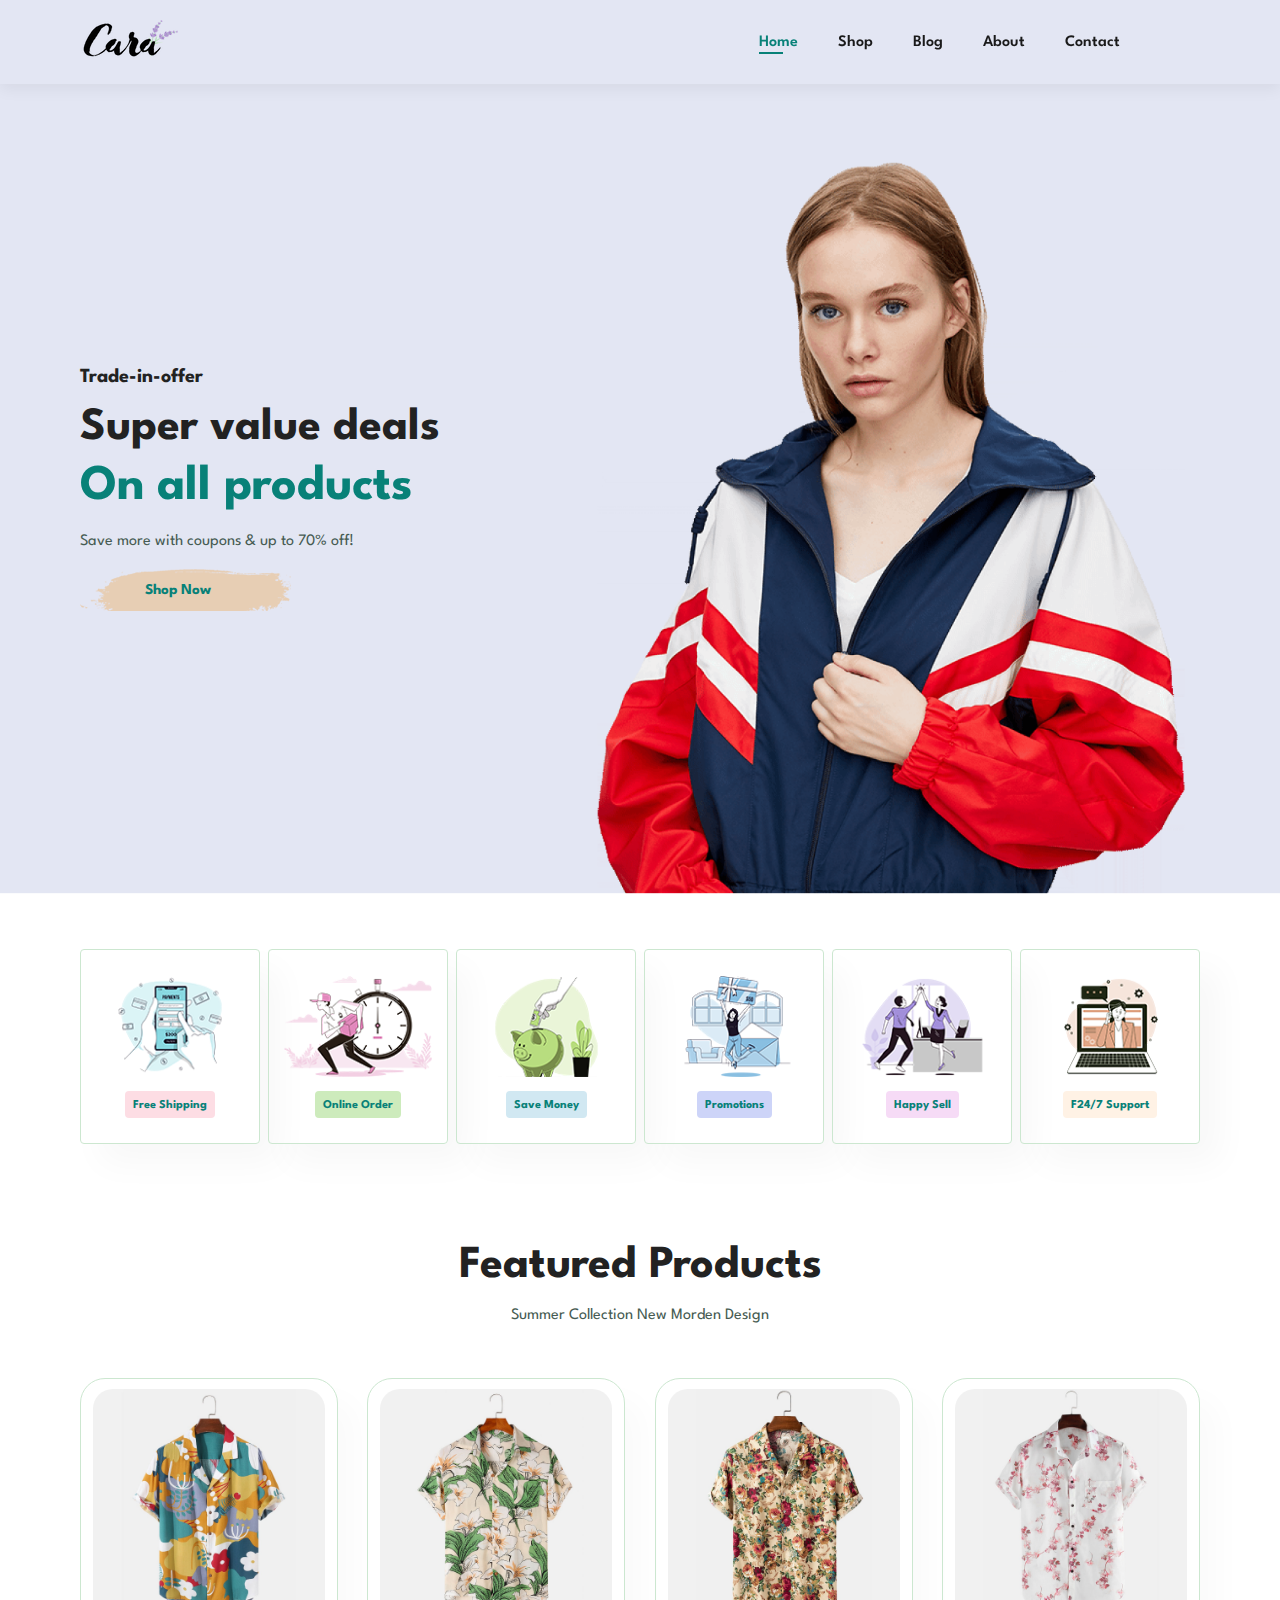
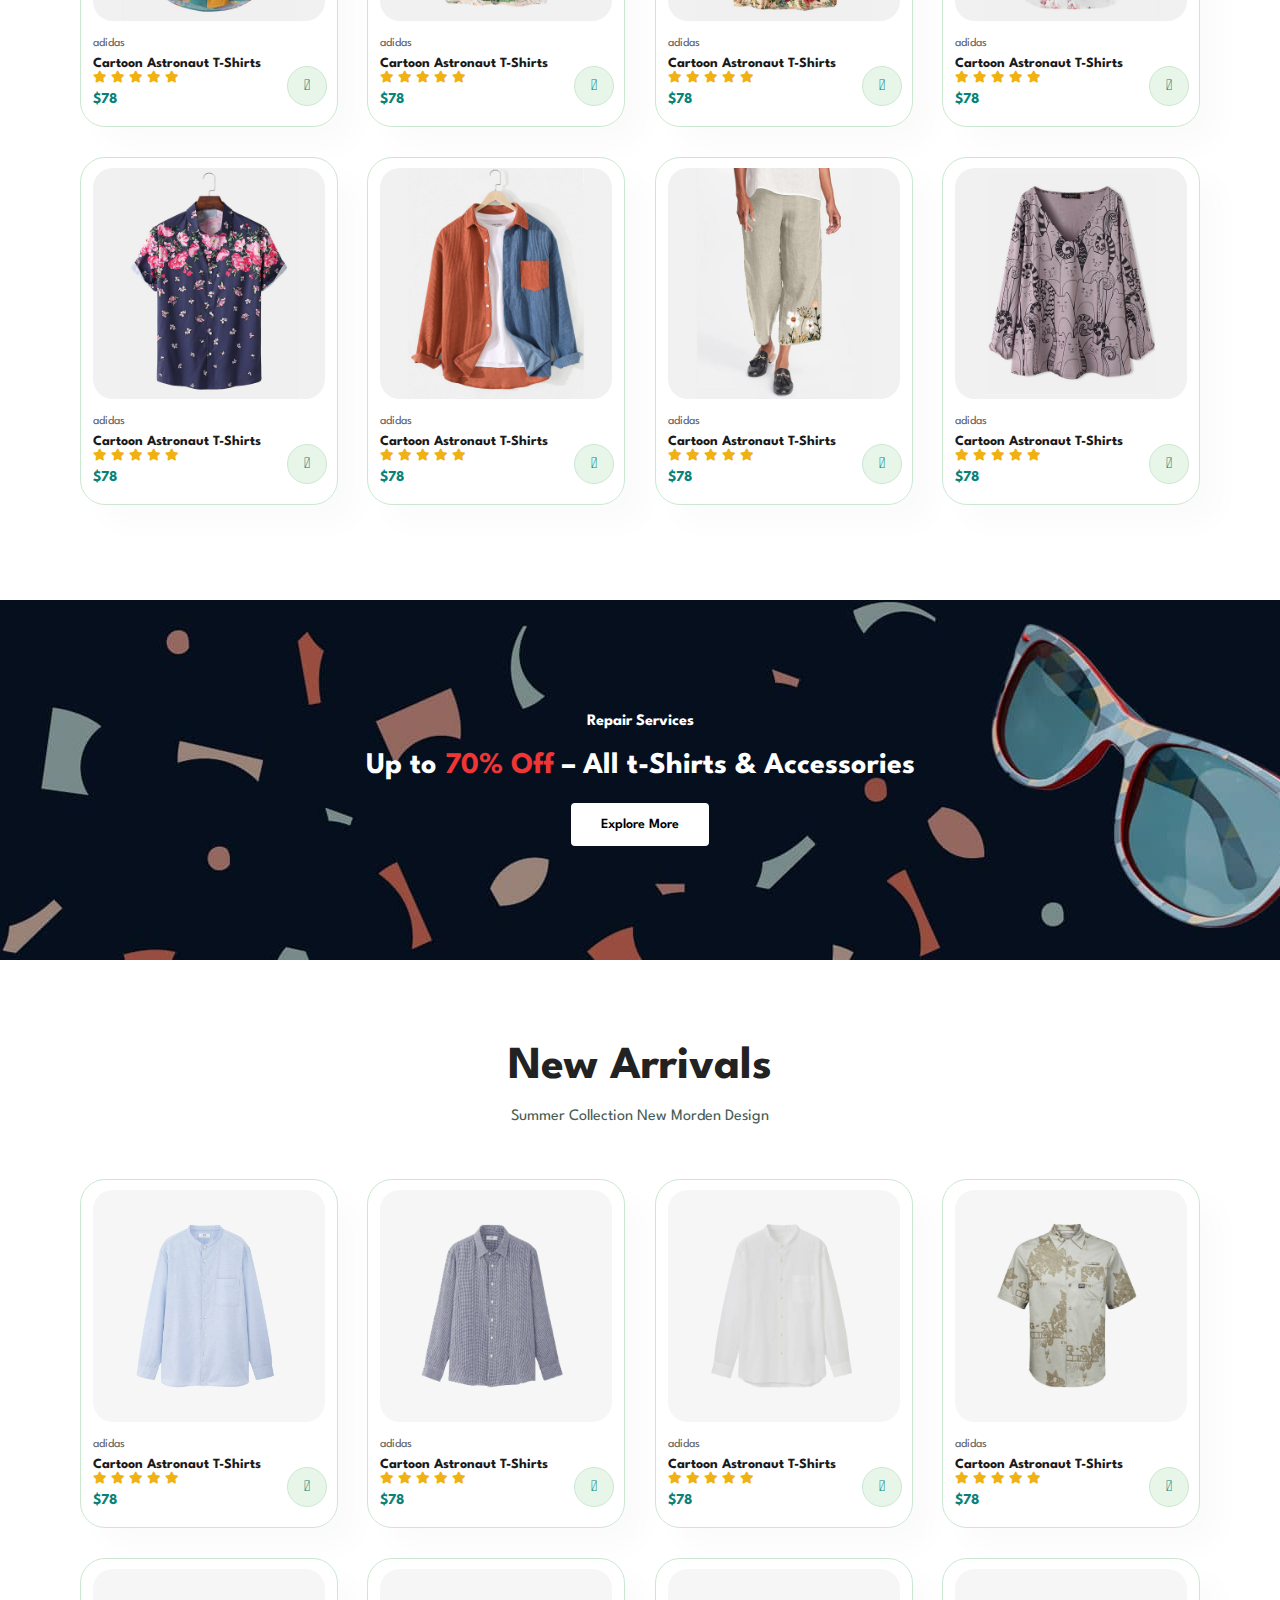
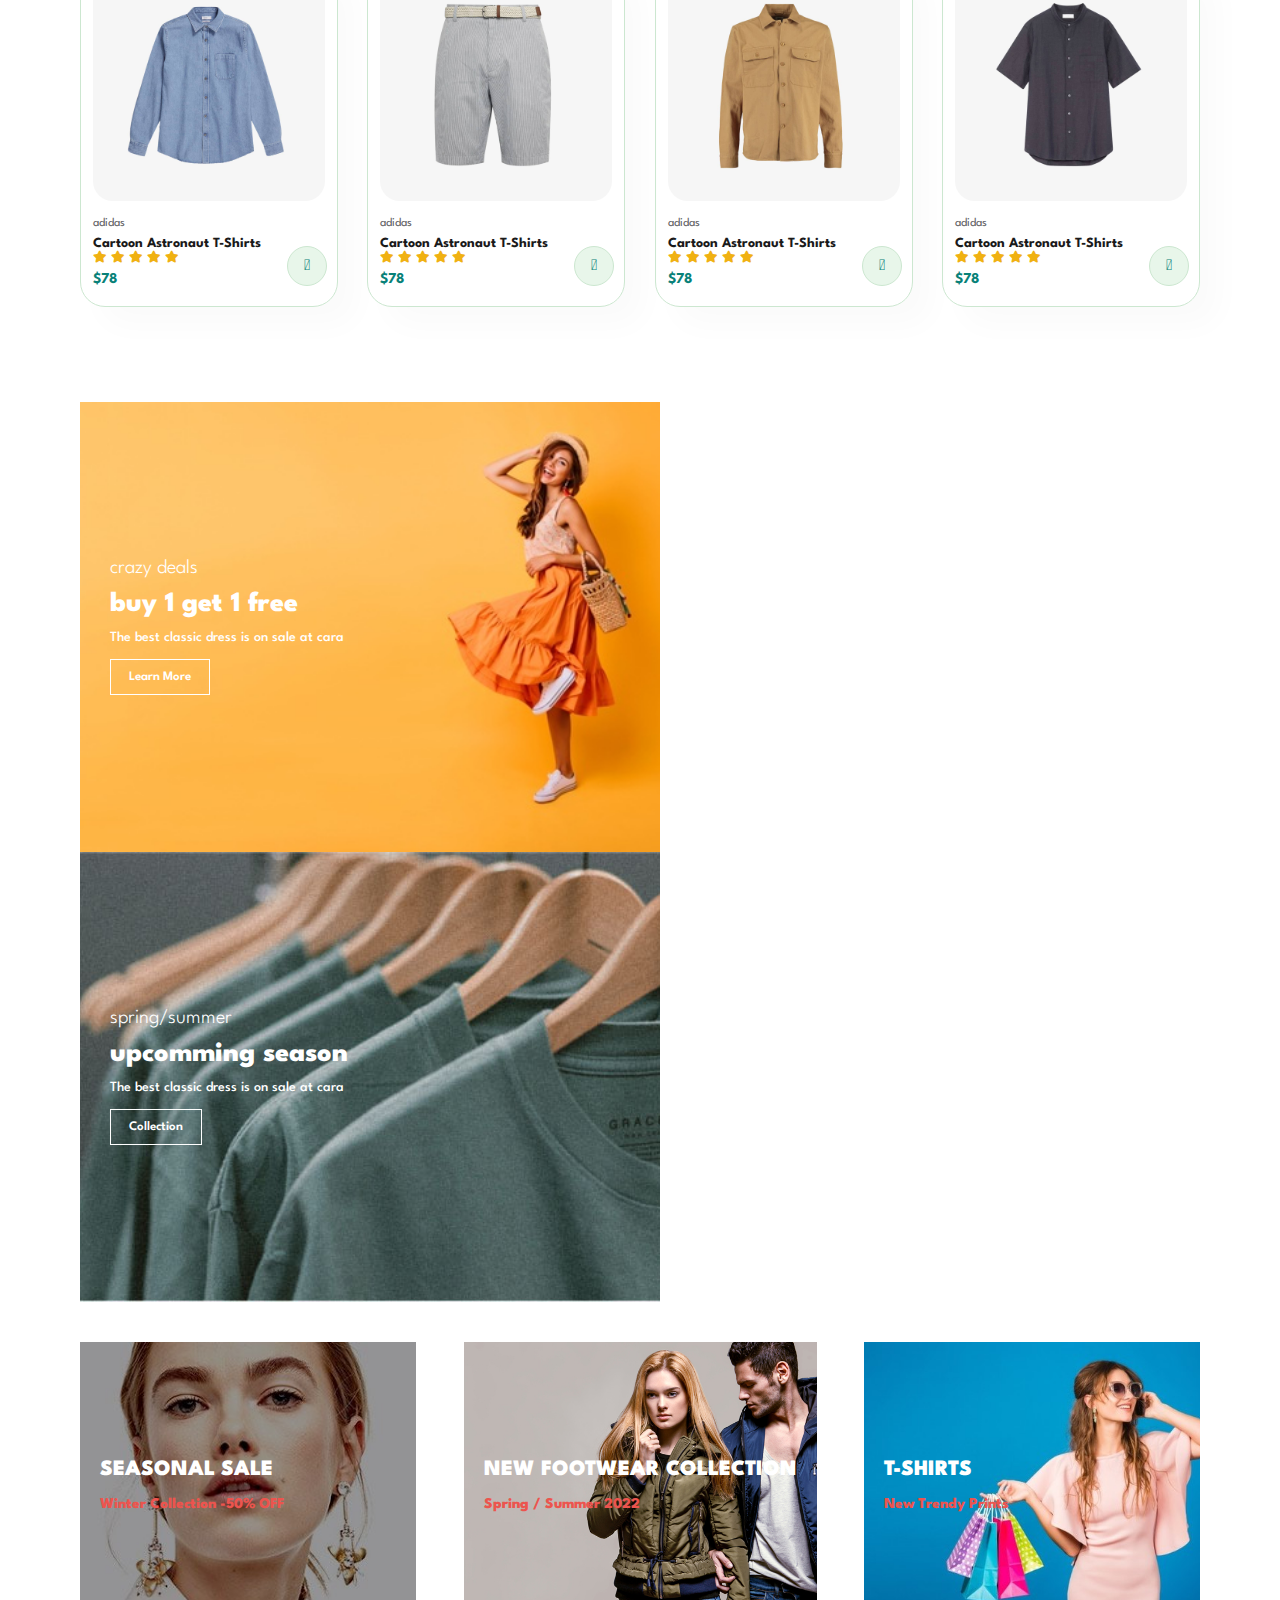
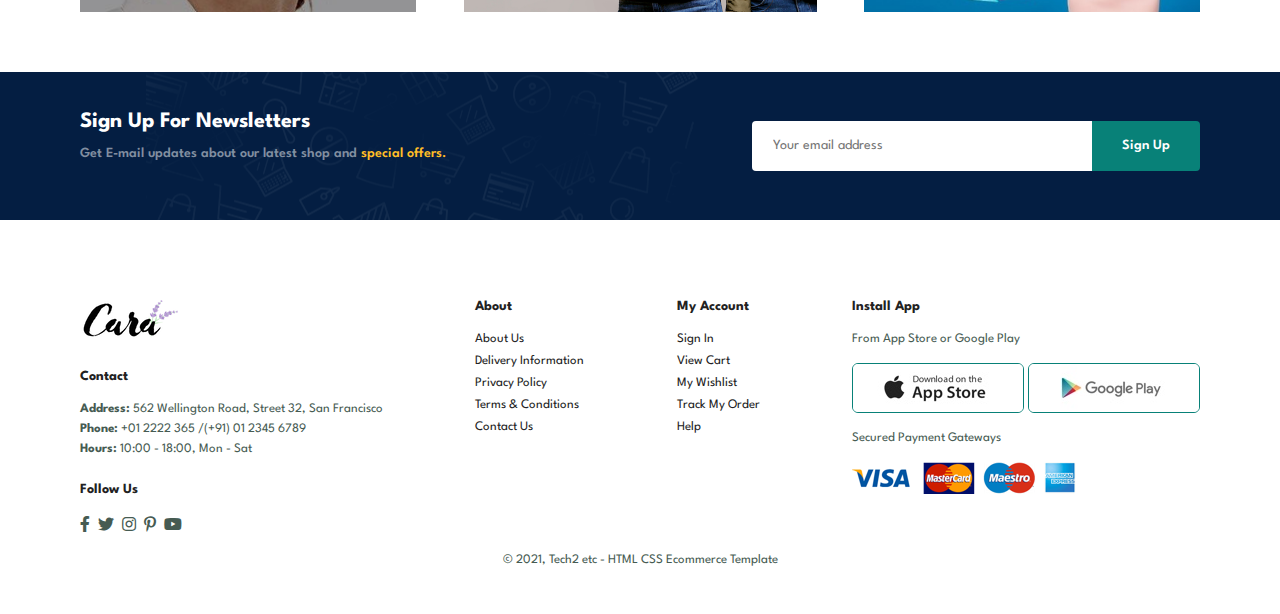
<file: index.html>
<!DOCTYPE html>
<html lang="en">

<head>
    <meta charset="UTF-8">
    <meta http-equiv="X-UA-Compatible" content="IE=edge">
    <meta name="viewport" content="width=device-width, initial-scale=1.0">
    <title>Ecommerce Website</title>
    <link rel="stylesheet" href="https://pro.fontawesome.com/releases/v5.10.0/css/all.css" />

    <link rel="stylesheet" href="style.css">
</head>

<body>

    <section id="header">
        <a href="#"><img src="img/logo.png" class="logo" alt=""></a>

        <div>
            <ul id="navbar">
                <li><a class="active" href="index.html">Home</a></li>
                <li><a href="shop.html">Shop</a></li>
                <li><a href="blog.html">Blog</a></li>
                <li><a href="about.html">About</a></li>
                <li><a href="contact.html">Contact</a></li>
                <li id="lg-bag"><a href="cart.html"><i class="far fa-shopping-bag"></i></a></li>
                <a href="#" id="close"><i class="far fa-times"></i></a>
            </ul>
        </div>
        <div id="mobile">
            <a href="cart.html"><i class="far fa-shopping-bag"></i></a>
            <i id="bar" class="fas fa-outdent"></i>
        </div>
    </section>

    <section id="hero">
        <h4>Trade-in-offer</h4>
        <h2>Super value deals</h2>
        <h1>On all products</h1>
        <p>Save more with coupons & up to 70% off! </p>
        <button>Shop Now</button>
    </section>

    <section id="feature" class="section-p1">
        <div class="fe-box">
            <img src="img/features/f1.png" alt="">
            <h6>Free Shipping</h6>
        </div>
        <div class="fe-box">
            <img src="img/features/f2.png" alt="">
            <h6>Online Order</h6>
        </div>
        <div class="fe-box">
            <img src="img/features/f3.png" alt="">
            <h6>Save Money</h6>
        </div>
        <div class="fe-box">
            <img src="img/features/f4.png" alt="">
            <h6>Promotions</h6>
        </div>
        <div class="fe-box">
            <img src="img/features/f5.png" alt="">
            <h6>Happy Sell</h6>
        </div>
        <div class="fe-box">
            <img src="img/features/f6.png" alt="">
            <h6>F24/7 Support</h6>
        </div>
    </section>

    <section id="product1" class="section-p1">
        <h2>Featured Products</h2>
        <p>Summer Collection New Morden Design</p>
        <div class="pro-container">
            <div class="pro">
                <img src="img/products/f1.jpg" alt="">
                <div class="des">
                    <span>adidas</span>
                    <h5>Cartoon Astronaut T-Shirts</h5>
                    <div class="star">
                        <i class="fas fa-star"></i>
                        <i class="fas fa-star"></i>
                        <i class="fas fa-star"></i>
                        <i class="fas fa-star"></i>
                        <i class="fas fa-star"></i>
                    </div>
                    <h4>$78</h4>
                </div>
                <a href="#"><i class="fal fa-shopping-cart cart"></i></a>
            </div>
            <div class="pro">
                <img src="img/products/f2.jpg" alt="">
                <div class="des">
                    <span>adidas</span>
                    <h5>Cartoon Astronaut T-Shirts</h5>
                    <div class="star">
                        <i class="fas fa-star"></i>
                        <i class="fas fa-star"></i>
                        <i class="fas fa-star"></i>
                        <i class="fas fa-star"></i>
                        <i class="fas fa-star"></i>
                    </div>
                    <h4>$78</h4>
                </div>
                <a href="#"><i class="fal fa-shopping-cart cart"></i></a>
            </div>
            <div class="pro">
                <img src="img/products/f3.jpg" alt="">
                <div class="des">
                    <span>adidas</span>
                    <h5>Cartoon Astronaut T-Shirts</h5>
                    <div class="star">
                        <i class="fas fa-star"></i>
                        <i class="fas fa-star"></i>
                        <i class="fas fa-star"></i>
                        <i class="fas fa-star"></i>
                        <i class="fas fa-star"></i>
                    </div>
                    <h4>$78</h4>
                </div>
                <a href="#"><i class="fal fa-shopping-cart cart"></i></a>
            </div>
            <div class="pro">
                <img src="img/products/f4.jpg" alt="">
                <div class="des">
                    <span>adidas</span>
                    <h5>Cartoon Astronaut T-Shirts</h5>
                    <div class="star">
                        <i class="fas fa-star"></i>
                        <i class="fas fa-star"></i>
                        <i class="fas fa-star"></i>
                        <i class="fas fa-star"></i>
                        <i class="fas fa-star"></i>
                    </div>
                    <h4>$78</h4>
                </div>
                <a href="#"><i class="fal fa-shopping-cart cart"></i></a>
            </div>
            <div class="pro">
                <img src="img/products/f5.jpg" alt="">
                <div class="des">
                    <span>adidas</span>
                    <h5>Cartoon Astronaut T-Shirts</h5>
                    <div class="star">
                        <i class="fas fa-star"></i>
                        <i class="fas fa-star"></i>
                        <i class="fas fa-star"></i>
                        <i class="fas fa-star"></i>
                        <i class="fas fa-star"></i>
                    </div>
                    <h4>$78</h4>
                </div>
                <a href="#"><i class="fal fa-shopping-cart cart"></i></a>
            </div>
            <div class="pro">
                <img src="img/products/f6.jpg" alt="">
                <div class="des">
                    <span>adidas</span>
                    <h5>Cartoon Astronaut T-Shirts</h5>
                    <div class="star">
                        <i class="fas fa-star"></i>
                        <i class="fas fa-star"></i>
                        <i class="fas fa-star"></i>
                        <i class="fas fa-star"></i>
                        <i class="fas fa-star"></i>
                    </div>
                    <h4>$78</h4>
                </div>
                <a href="#"><i class="fal fa-shopping-cart cart"></i></a>
            </div>
            <div class="pro">
                <img src="img/products/f7.jpg" alt="">
                <div class="des">
                    <span>adidas</span>
                    <h5>Cartoon Astronaut T-Shirts</h5>
                    <div class="star">
                        <i class="fas fa-star"></i>
                        <i class="fas fa-star"></i>
                        <i class="fas fa-star"></i>
                        <i class="fas fa-star"></i>
                        <i class="fas fa-star"></i>
                    </div>
                    <h4>$78</h4>
                </div>
                <a href="#"><i class="fal fa-shopping-cart cart"></i></a>
            </div>
            <div class="pro">
                <img src="img/products/f8.jpg" alt="">
                <div class="des">
                    <span>adidas</span>
                    <h5>Cartoon Astronaut T-Shirts</h5>
                    <div class="star">
                        <i class="fas fa-star"></i>
                        <i class="fas fa-star"></i>
                        <i class="fas fa-star"></i>
                        <i class="fas fa-star"></i>
                        <i class="fas fa-star"></i>
                    </div>
                    <h4>$78</h4>
                </div>
                <a href="#"><i class="fal fa-shopping-cart cart"></i></a>
            </div>
        </div>
    </section>

    <section id="banner" class="section-m1">
        <h4>Repair Services </h4>
        <h2>Up to <span>70% Off</span> – All t-Shirts & Accessories</h2>
        <button class="normal">Explore More</button>
    </section>

    <section id="product1" class="section-p1">
        <h2>New Arrivals</h2>
        <p>Summer Collection New Morden Design</p>
        <div class="pro-container">
            <div class="pro">
                <img src="img/products/n1.jpg" alt="">
                <div class="des">
                    <span>adidas</span>
                    <h5>Cartoon Astronaut T-Shirts</h5>
                    <div class="star">
                        <i class="fas fa-star"></i>
                        <i class="fas fa-star"></i>
                        <i class="fas fa-star"></i>
                        <i class="fas fa-star"></i>
                        <i class="fas fa-star"></i>
                    </div>
                    <h4>$78</h4>
                </div>
                <a href="#"><i class="fal fa-shopping-cart cart"></i></a>
            </div>
            <div class="pro">
                <img src="img/products/n2.jpg" alt="">
                <div class="des">
                    <span>adidas</span>
                    <h5>Cartoon Astronaut T-Shirts</h5>
                    <div class="star">
                        <i class="fas fa-star"></i>
                        <i class="fas fa-star"></i>
                        <i class="fas fa-star"></i>
                        <i class="fas fa-star"></i>
                        <i class="fas fa-star"></i>
                    </div>
                    <h4>$78</h4>
                </div>
                <a href="#"><i class="fal fa-shopping-cart cart"></i></a>
            </div>
            <div class="pro">
                <img src="img/products/n3.jpg" alt="">
                <div class="des">
                    <span>adidas</span>
                    <h5>Cartoon Astronaut T-Shirts</h5>
                    <div class="star">
                        <i class="fas fa-star"></i>
                        <i class="fas fa-star"></i>
                        <i class="fas fa-star"></i>
                        <i class="fas fa-star"></i>
                        <i class="fas fa-star"></i>
                    </div>
                    <h4>$78</h4>
                </div>
                <a href="#"><i class="fal fa-shopping-cart cart"></i></a>
            </div>
            <div class="pro">
                <img src="img/products/n4.jpg" alt="">
                <div class="des">
                    <span>adidas</span>
                    <h5>Cartoon Astronaut T-Shirts</h5>
                    <div class="star">
                        <i class="fas fa-star"></i>
                        <i class="fas fa-star"></i>
                        <i class="fas fa-star"></i>
                        <i class="fas fa-star"></i>
                        <i class="fas fa-star"></i>
                    </div>
                    <h4>$78</h4>
                </div>
                <a href="#"><i class="fal fa-shopping-cart cart"></i></a>
            </div>
            <div class="pro">
                <img src="img/products/n5.jpg" alt="">
                <div class="des">
                    <span>adidas</span>
                    <h5>Cartoon Astronaut T-Shirts</h5>
                    <div class="star">
                        <i class="fas fa-star"></i>
                        <i class="fas fa-star"></i>
                        <i class="fas fa-star"></i>
                        <i class="fas fa-star"></i>
                        <i class="fas fa-star"></i>
                    </div>
                    <h4>$78</h4>
                </div>
                <a href="#"><i class="fal fa-shopping-cart cart"></i></a>
            </div>
            <div class="pro">
                <img src="img/products/n6.jpg" alt="">
                <div class="des">
                    <span>adidas</span>
                    <h5>Cartoon Astronaut T-Shirts</h5>
                    <div class="star">
                        <i class="fas fa-star"></i>
                        <i class="fas fa-star"></i>
                        <i class="fas fa-star"></i>
                        <i class="fas fa-star"></i>
                        <i class="fas fa-star"></i>
                    </div>
                    <h4>$78</h4>
                </div>
                <a href="#"><i class="fal fa-shopping-cart cart"></i></a>
            </div>
            <div class="pro">
                <img src="img/products/n7.jpg" alt="">
                <div class="des">
                    <span>adidas</span>
                    <h5>Cartoon Astronaut T-Shirts</h5>
                    <div class="star">
                        <i class="fas fa-star"></i>
                        <i class="fas fa-star"></i>
                        <i class="fas fa-star"></i>
                        <i class="fas fa-star"></i>
                        <i class="fas fa-star"></i>
                    </div>
                    <h4>$78</h4>
                </div>
                <a href="#"><i class="fal fa-shopping-cart cart"></i></a>
            </div>
            <div class="pro">
                <img src="img/products/n8.jpg" alt="">
                <div class="des">
                    <span>adidas</span>
                    <h5>Cartoon Astronaut T-Shirts</h5>
                    <div class="star">
                        <i class="fas fa-star"></i>
                        <i class="fas fa-star"></i>
                        <i class="fas fa-star"></i>
                        <i class="fas fa-star"></i>
                        <i class="fas fa-star"></i>
                    </div>
                    <h4>$78</h4>
                </div>
                <a href="#"><i class="fal fa-shopping-cart cart"></i></a>
            </div>
        </div>
    </section>

    <section id="sm-banner" class="section-p1">
        <div class="banner-box">
            <h4>crazy deals</h4>
            <h2>buy 1 get 1 free</h2>
            <span>The best classic dress is on sale at cara</span>
            <button class="white">Learn More</button>
        </div>
        <div class="banner-box banner-box2">
            <h4>spring/summer</h4>
            <h2>upcomming season</h2>
            <span>The best classic dress is on sale at cara</span>
            <button class="white">Collection</button>
        </div>
    </section>

    <section id="banner3">
        <div class="banner-box">
            <h2>SEASONAL SALE</h2>
            <h3>Winter Collection -50% OFF</h3>
        </div>
        <div class="banner-box banner-box2">
            <h2>NEW FOOTWEAR COLLECTION </h2>
            <h3>Spring / Summer 2022</h3>
        </div>
        <div class="banner-box banner-box3">
            <h2>T-SHIRTS</h2>
            <h3>New Trendy Prints</h3>
        </div>
    </section>

    <section id="newsletter" class="section-p1 section-m1">
        <div class="newstext">
            <h4>Sign Up For Newsletters</h4>
            <p>Get E-mail updates about our latest shop and <span>special offers.</span> </p>
        </div>
        <div class="form">
            <input type="text" placeholder="Your email address">
            <button class="normal">Sign Up</button>
        </div>
    </section>

    <footer class="section-p1">
        <div class="col">
            <img class="logo" src="img/logo.png" alt="">
            <h4>Contact</h4>
            <p><strong>Address: </strong> 562 Wellington Road, Street 32, San Francisco</p>
            <p><strong>Phone:</strong> +01 2222 365 /(+91) 01 2345 6789</p>
            <p><strong>Hours:</strong> 10:00 - 18:00, Mon - Sat</p>
            <div class="follow">
                <h4>Follow Us</h4>
                <div class="icon">
                    <i class="fab fa-facebook-f"></i>
                    <i class="fab fa-twitter"></i>
                    <i class="fab fa-instagram"></i>
                    <i class="fab fa-pinterest-p"></i>
                    <i class="fab fa-youtube"></i>
                </div>
            </div>
        </div>

        <div class="col">
            <h4>About</h4>
            <a href="#">About Us</a>
            <a href="#">Delivery Information</a>
            <a href="#">Privacy Policy</a>
            <a href="#">Terms & Conditions</a>
            <a href="#">Contact Us</a>
        </div>

        <div class="col">
            <h4>My Account</h4>
            <a href="#">Sign In</a>
            <a href="#">View Cart</a>
            <a href="#">My Wishlist</a>
            <a href="#">Track My Order</a>
            <a href="#">Help</a>
        </div>

        <div class="col install">
            <h4>Install App</h4>
            <p>From App Store or Google Play</p>
            <div class="row">
                <img src="img/pay/app.jpg" alt="">
                <img src="img/pay/play.jpg" alt="">
            </div>
            <p>Secured Payment Gateways </p>
            <img src="img/pay/pay.png" alt="">
        </div>

        <div class="copyright">
            <p>© 2021, Tech2 etc - HTML CSS Ecommerce Template</p>
        </div>
    </footer>


    <script src="script.js"></script>
</body>

</html>
</file>
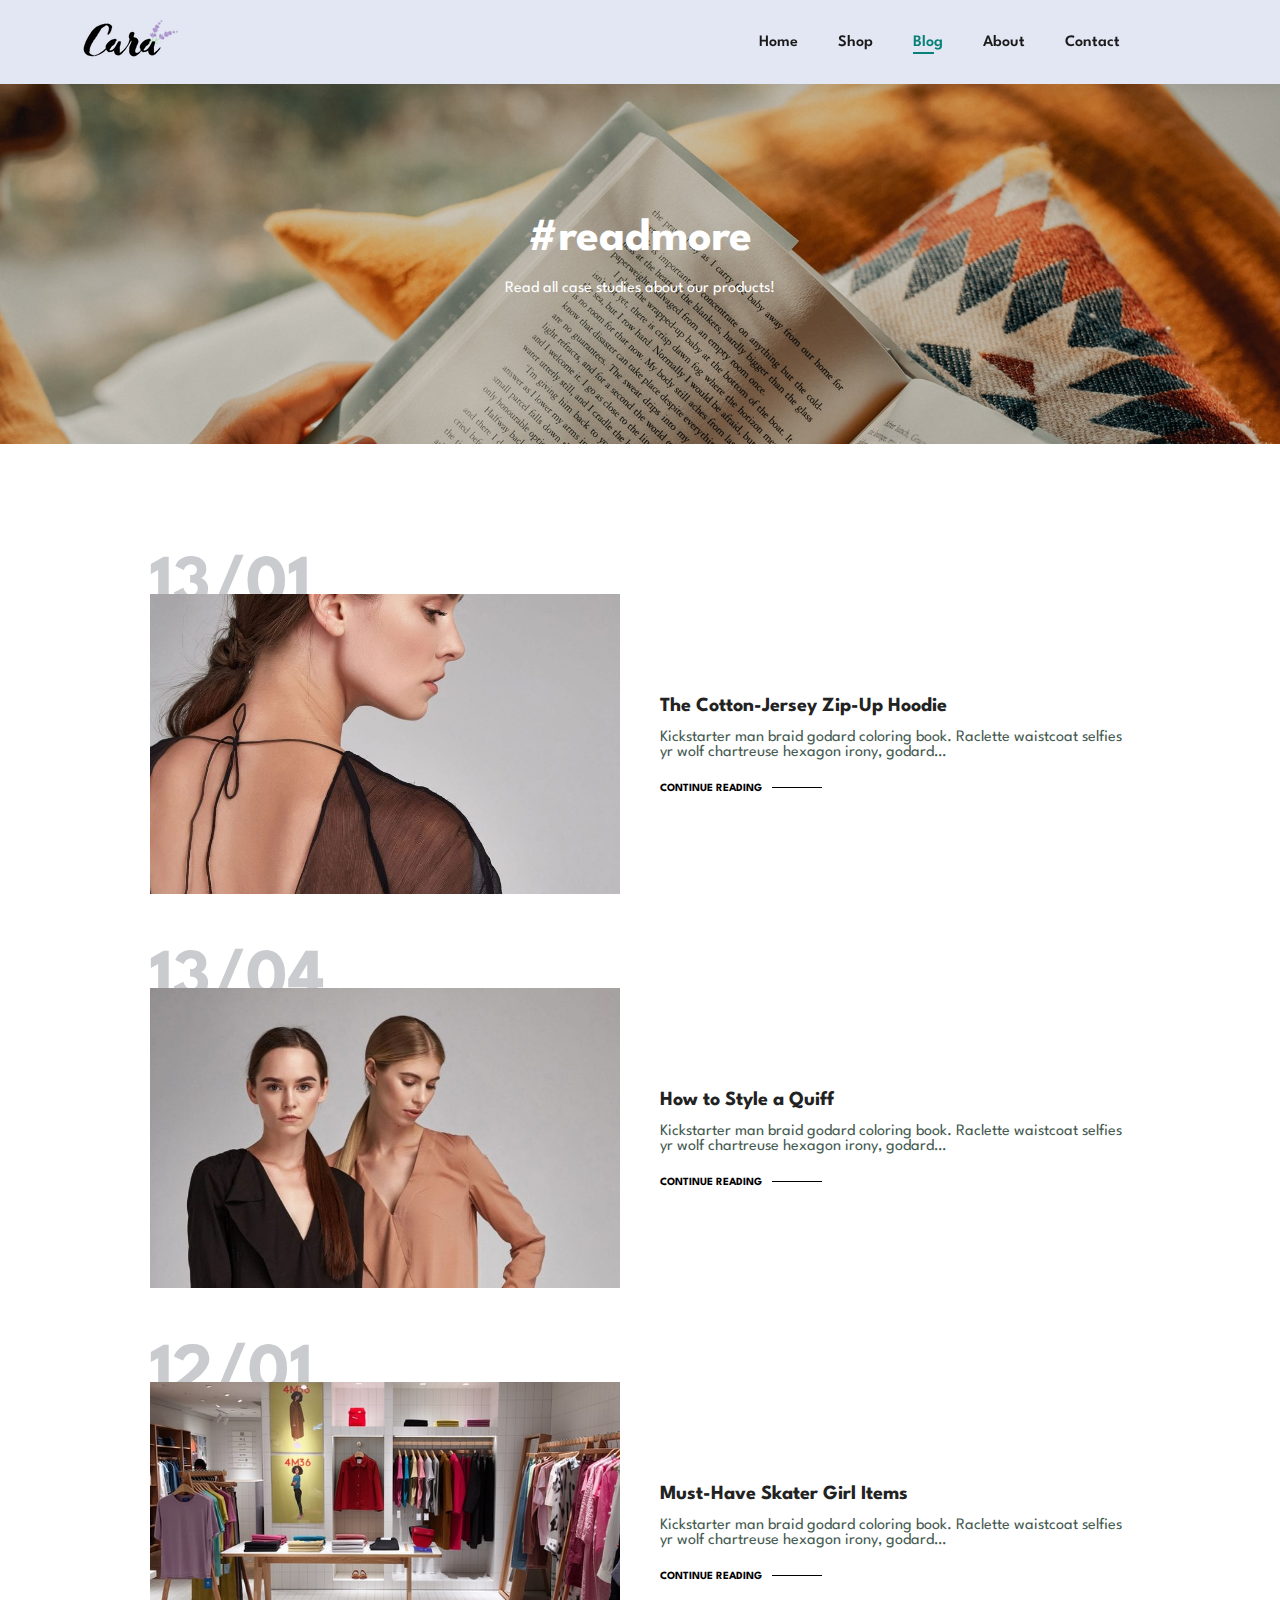
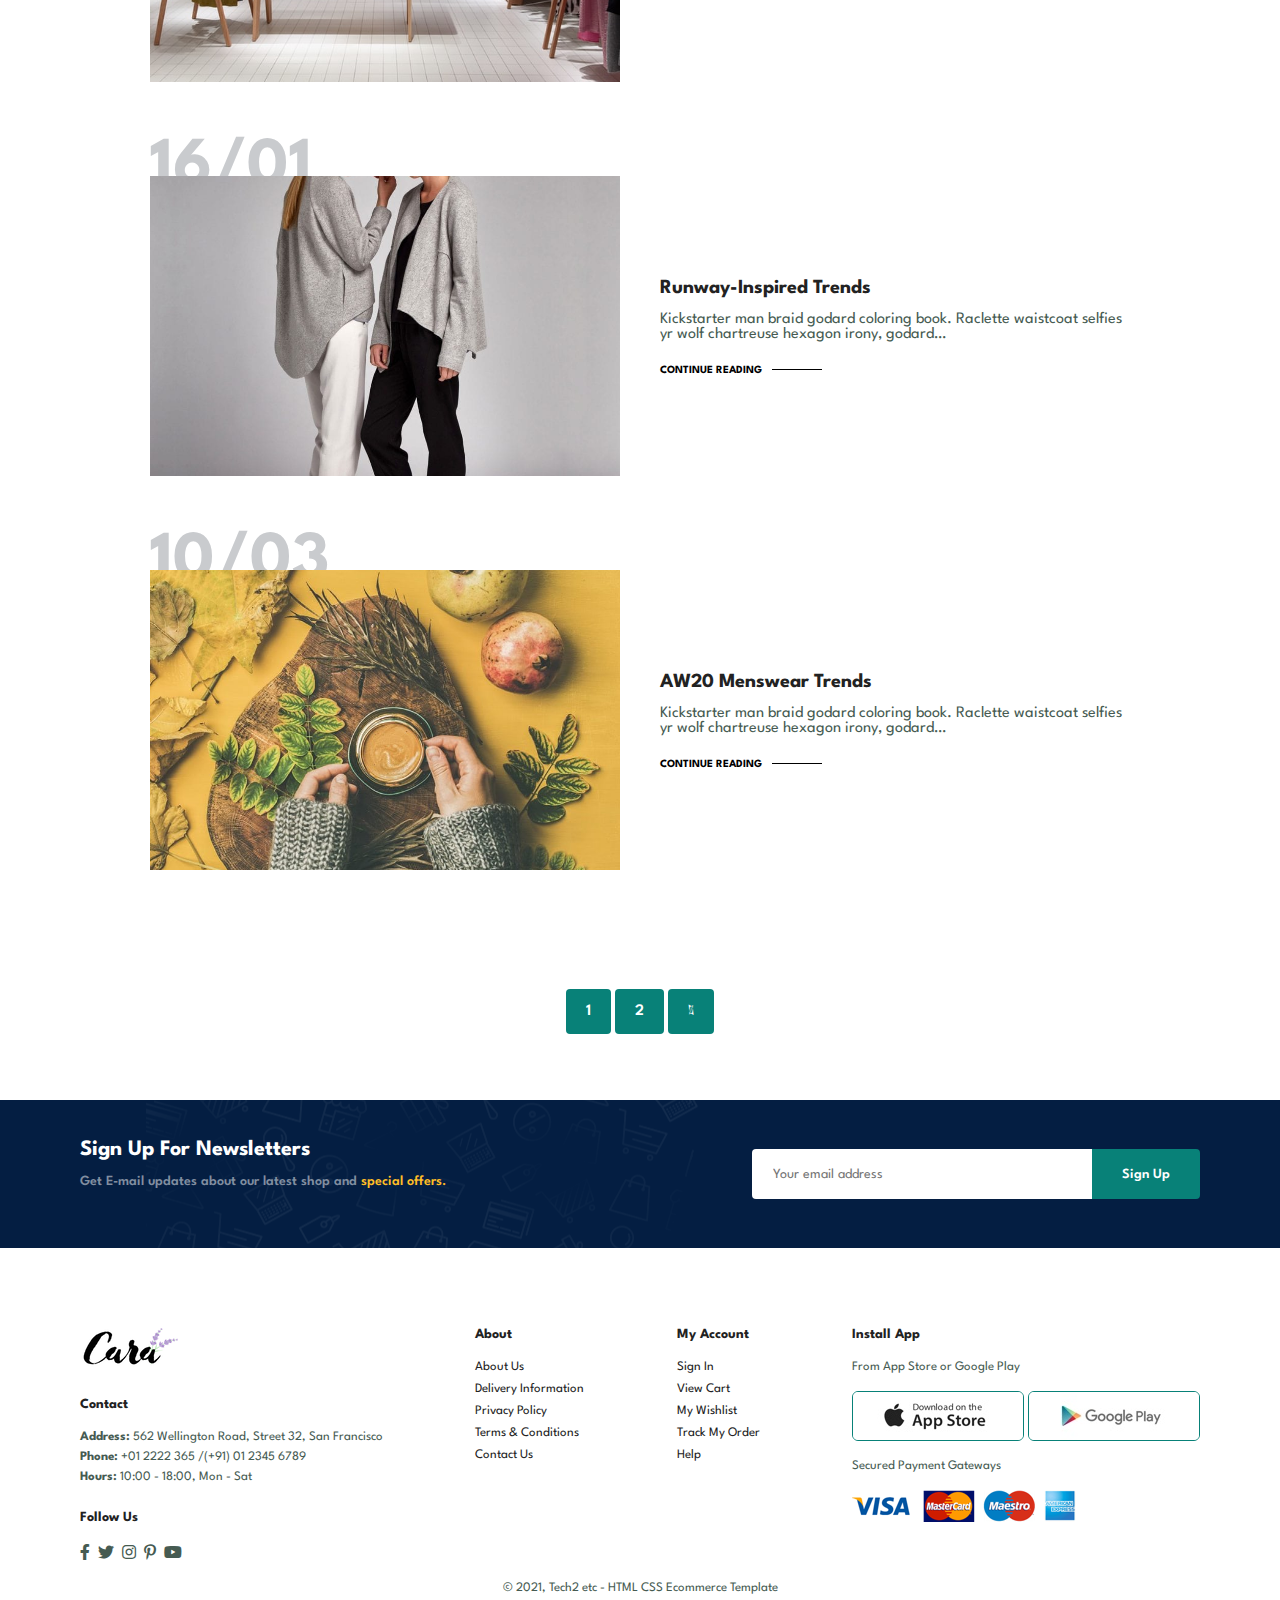
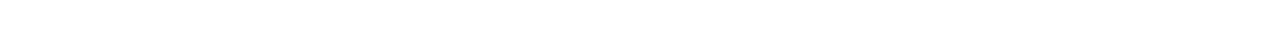
<file: blog.html>
<!DOCTYPE html>
<html lang="en">

<head>
    <meta charset="UTF-8">
    <meta http-equiv="X-UA-Compatible" content="IE=edge">
    <meta name="viewport" content="width=device-width, initial-scale=1.0">
    <title>Tech2etc Ecommerce Tutorial</title>
    <link rel="stylesheet" href="https://pro.fontawesome.com/releases/v5.10.0/css/all.css" />

    <link rel="stylesheet" href="style.css">
</head>

<body>

    <section id="header">
        <a href="#"><img src="img/logo.png" class="logo" alt=""></a>

        <div>
            <ul id="navbar">
                <li><a href="index.html">Home</a></li>
                <li><a href="shop.html">Shop</a></li>
                <li><a class="active" href="blog.html">Blog</a></li>
                <li><a href="about.html">About</a></li>
                <li><a href="contact.html">Contact</a></li>
                <li id="lg-bag"><a href="cart.html"><i class="far fa-shopping-bag"></i></a></li>
                <a href="#" id="close"><i class="far fa-times"></i></a>
            </ul>
        </div>
        <div id="mobile">
            <a href="cart.html"><i class="far fa-shopping-bag"></i></a>
            <i id="bar" class="fas fa-outdent"></i>
        </div>
    </section>

    <section id="page-header" class="blog-header">

        <h2>#readmore</h2>

        <p>Read all case studies about our products! </p>

    </section>

    <section id="blog">
        <div class="blog-box">
            <div class="blog-img">
                <img src="img/blog/b1.jpg" alt="">
            </div>
            <div class="blog-details">
                <h4>The Cotton-Jersey Zip-Up Hoodie</h4>
                <p>Kickstarter man braid godard coloring book. Raclette waistcoat selfies yr wolf chartreuse hexagon irony, godard…</p>
                <a href="#">CONTINUE READING</a>
            </div>
            <h1>13/01</h1>
        </div>
        <div class="blog-box">
            <div class="blog-img">
                <img src="img/blog/b2.jpg" alt="">
            </div>
            <div class="blog-details">
                <h4>How to Style a Quiff</h4>
                <p>Kickstarter man braid godard coloring book. Raclette waistcoat selfies yr wolf chartreuse hexagon irony, godard…</p>
                <a href="#">CONTINUE READING</a>
            </div>
            <h1>13/04</h1>
        </div>
        <div class="blog-box">
            <div class="blog-img">
                <img src="img/blog/b3.jpg" alt="">
            </div>
            <div class="blog-details">
                <h4>Must-Have Skater Girl Items</h4>
                <p>Kickstarter man braid godard coloring book. Raclette waistcoat selfies yr wolf chartreuse hexagon irony, godard…</p>
                <a href="#">CONTINUE READING</a>
            </div>
            <h1>12/01</h1>
        </div>
        <div class="blog-box">
            <div class="blog-img">
                <img src="img/blog/b4.jpg" alt="">
            </div>
            <div class="blog-details">
                <h4>Runway-Inspired Trends</h4>
                <p>Kickstarter man braid godard coloring book. Raclette waistcoat selfies yr wolf chartreuse hexagon irony, godard…</p>
                <a href="#">CONTINUE READING</a>
            </div>
            <h1>16/01</h1>
        </div>
        <div class="blog-box">
            <div class="blog-img">
                <img src="img/blog/b6.jpg" alt="">
            </div>
            <div class="blog-details">
                <h4>AW20 Menswear Trends</h4>
                <p>Kickstarter man braid godard coloring book. Raclette waistcoat selfies yr wolf chartreuse hexagon irony, godard…</p>
                <a href="#">CONTINUE READING</a>
            </div>
            <h1>10/03</h1>
        </div>
    </section>

    <section id="pagination" class="section-p1">
        <a href="#">1</a>
        <a href="#">2</a>
        <a href="#"><i class="fal fa-long-arrow-alt-right"></i></a>
    </section>

    <section id="newsletter" class="section-p1 section-m1">
        <div class="newstext">
            <h4>Sign Up For Newsletters</h4>
            <p>Get E-mail updates about our latest shop and <span>special offers.</span> </p>
        </div>
        <div class="form">
            <input type="text" placeholder="Your email address">
            <button class="normal">Sign Up</button>
        </div>
    </section>

    <footer class="section-p1">
        <div class="col">
            <img class="logo" src="img/logo.png" alt="">
            <h4>Contact</h4>
            <p><strong>Address: </strong> 562 Wellington Road, Street 32, San Francisco</p>
            <p><strong>Phone:</strong> +01 2222 365 /(+91) 01 2345 6789</p>
            <p><strong>Hours:</strong> 10:00 - 18:00, Mon - Sat</p>
            <div class="follow">
                <h4>Follow Us</h4>
                <div class="icon">
                    <i class="fab fa-facebook-f"></i>
                    <i class="fab fa-twitter"></i>
                    <i class="fab fa-instagram"></i>
                    <i class="fab fa-pinterest-p"></i>
                    <i class="fab fa-youtube"></i>
                </div>
            </div>
        </div>

        <div class="col">
            <h4>About</h4>
            <a href="#">About Us</a>
            <a href="#">Delivery Information</a>
            <a href="#">Privacy Policy</a>
            <a href="#">Terms & Conditions</a>
            <a href="#">Contact Us</a>
        </div>

        <div class="col">
            <h4>My Account</h4>
            <a href="#">Sign In</a>
            <a href="#">View Cart</a>
            <a href="#">My Wishlist</a>
            <a href="#">Track My Order</a>
            <a href="#">Help</a>
        </div>

        <div class="col install">
            <h4>Install App</h4>
            <p>From App Store or Google Play</p>
            <div class="row">
                <img src="img/pay/app.jpg" alt="">
                <img src="img/pay/play.jpg" alt="">
            </div>
            <p>Secured Payment Gateways </p>
            <img src="img/pay/pay.png" alt="">
        </div>

        <div class="copyright">
            <p>© 2021, Tech2 etc - HTML CSS Ecommerce Template</p>
        </div>
    </footer>


    <script src="script.js"></script>
</body>

</html>
</file>
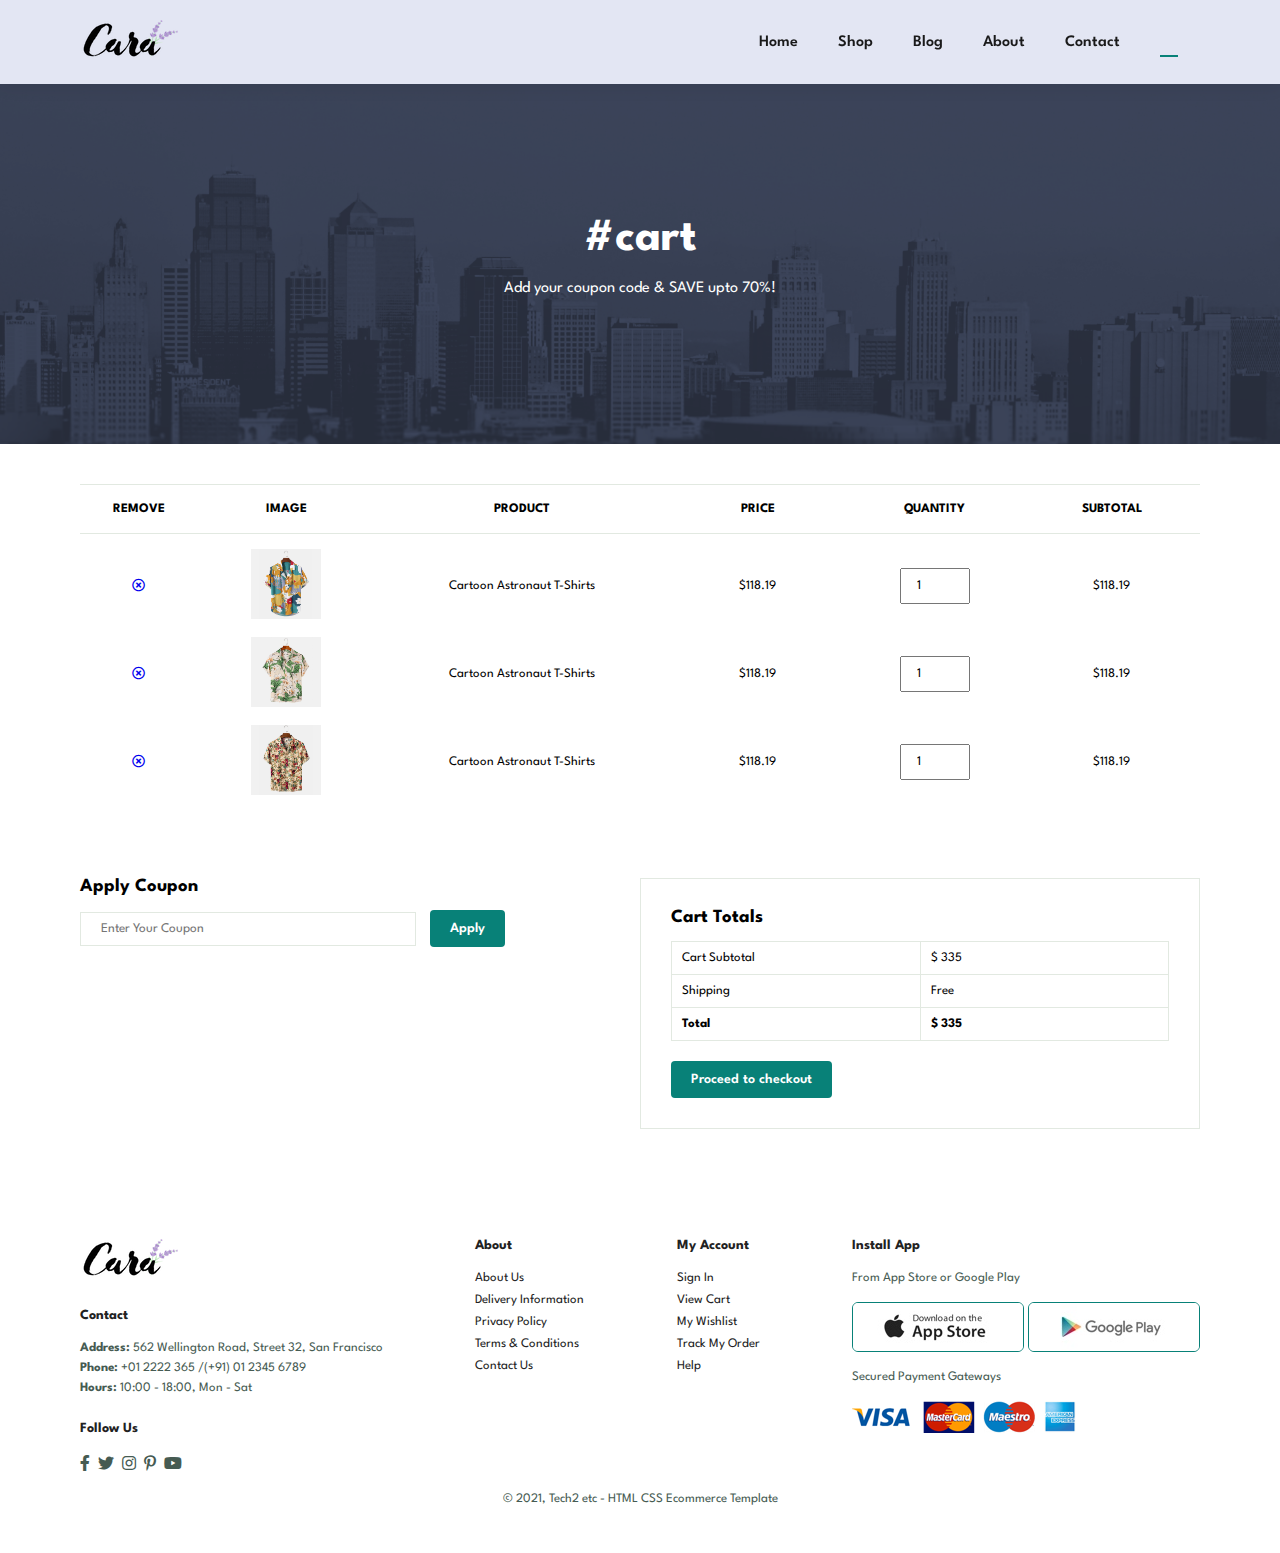
<file: cart.html>
<!DOCTYPE html>
<html lang="en">

<head>
    <meta charset="UTF-8">
    <meta http-equiv="X-UA-Compatible" content="IE=edge">
    <meta name="viewport" content="width=device-width, initial-scale=1.0">
    <title>Document</title>

    <link rel="stylesheet" href="https://pro.fontawesome.com/releases/v5.10.0/css/all.css" />

    <link rel="stylesheet" href="style.css">
</head>

<body>

    <section id="header">
        <a href="#"><img src="img/logo.png" class="logo" alt=""></a>
        <div>
            <ul id="navbar">
                <li><a href="index.html">Home</a></li>
                <li><a href="shop.html">Shop</a></li>
                <li><a href="blog.html">Blog</a></li>
                <li><a href="about.html">About</a></li>
                <li><a href="contact.html">Contact</a></li>
                <li id="lg-bag"><a href="#" class="active"><i class="far fa-shopping-bag"></i></a></li>
                <a id="close" href="#"><i class="far fa-times"></i></a>
            </ul>
        </div>
        <div id="mobile">
            <a href="cart.html"><i class="far fa-shopping-bag"></i></a>
            <i id="bar" class="fas fa-outdent"></i>

        </div>
    </section>

    <section id="page-header" class="about-header">

        <h2>#cart</h2>
        <p>Add your coupon code & SAVE upto 70%!</p>

    </section>

    <section id="cart" class="section-p1">
        <table width="100%">
            <thead>
                <tr>
                    <td>Remove</td>
                    <td>Image</td>
                    <td>Product</td>
                    <td>Price</td>
                    <td>Quantity</td>
                    <td>Subtotal</td>
                </tr>
            </thead>

            <tbody>
                <tr>
                    <td><a href="#"><i class="far fa-times-circle"></i></a></td>
                    <td><img src="img/products/f1.jpg" alt=""></td>
                    <td>Cartoon Astronaut T-Shirts</td>
                    <td>$118.19</td>
                    <td><input type="number" value="1" name="" id=""></td>
                    <td>$118.19</td>
                </tr>
                <tr>
                    <td><a href="#"><i class="far fa-times-circle"></i></a></td>
                    <td><img src="img/products/f2.jpg" alt=""></td>
                    <td>Cartoon Astronaut T-Shirts</td>
                    <td>$118.19</td>
                    <td><input type="number" value="1" name="" id=""></td>
                    <td>$118.19</td>
                </tr>
                <tr>
                    <td><a href="#"><i class="far fa-times-circle"></i></a></td>
                    <td><img src="img/products/f3.jpg" alt=""></td>
                    <td>Cartoon Astronaut T-Shirts</td>
                    <td>$118.19</td>
                    <td><input type="number" value="1" name="" id=""></td>
                    <td>$118.19</td>
                </tr>
            </tbody>
        </table>
    </section>

    <section id="cart-add" class="section-p1">
        <div id="cuopon">
            <h3>Apply Coupon</h3>
            <div>
                <input type="text" name="" id="" placeholder="Enter Your Coupon">
                <button class="normal">Apply</button>
            </div>
        </div>

        <div id="subtotal">
            <h3>Cart Totals</h3>
            <table>
                <tr>
                    <td>Cart Subtotal</td>
                    <td>$ 335</td>
                </tr>
                <tr>
                    <td>Shipping</td>
                    <td>Free</td>
                </tr>
                <tr>
                    <td><strong>Total</strong></td>
                    <td><strong>$ 335</strong></td>
                </tr>
            </table>
            <button class="normal">Proceed to checkout</button>
        </div>
    </section>


    <footer class="section-p1">
        <div class="col">
            <img class="logo" src="img/logo.png" alt="">
            <h4>Contact</h4>
            <p><strong>Address:</strong> 562 Wellington Road, Street 32, San Francisco</p>
            <p><strong>Phone:</strong> +01 2222 365 /(+91) 01 2345 6789</p>
            <p><strong>Hours:</strong> 10:00 - 18:00, Mon - Sat</p>
            <div class="follow">
                <h4>Follow Us</h4>
                <div class="icon">
                    <i class="fab fa-facebook-f"></i>
                    <i class="fab fa-twitter"></i>
                    <i class="fab fa-instagram"></i>
                    <i class="fab fa-pinterest-p"></i>
                    <i class="fab fa-youtube"></i>
                </div>
            </div>
        </div>
        <div class="col">
            <h4>About</h4>
            <a href="#">About Us</a>
            <a href="#">Delivery Information</a>
            <a href="#">Privacy Policy</a>
            <a href="#">Terms & Conditions</a>
            <a href="#">Contact Us</a>
        </div>
        <div class="col">
            <h4>My Account</h4>
            <a href="#">Sign In</a>
            <a href="#">View Cart</a>
            <a href="#">My Wishlist</a>
            <a href="#">Track My Order</a>
            <a href="#">Help</a>
        </div>
        <div class="col install">
            <h4>Install App</h4>
            <p>From App Store or Google Play </p>
            <div class="row">
                <img src="img/pay/app.jpg" alt="">
                <img src="img/pay/play.jpg" alt="">
            </div>
            <p>Secured Payment Gateways </p>
            <img src="img/pay/pay.png" alt="">
        </div>

        <div class="copyright">
            <p>© 2021, Tech2 etc - HTML CSS Ecommerce Template</p>
        </div>
    </footer>


    <script src="script.js"></script>

</body>

</html>
</file>
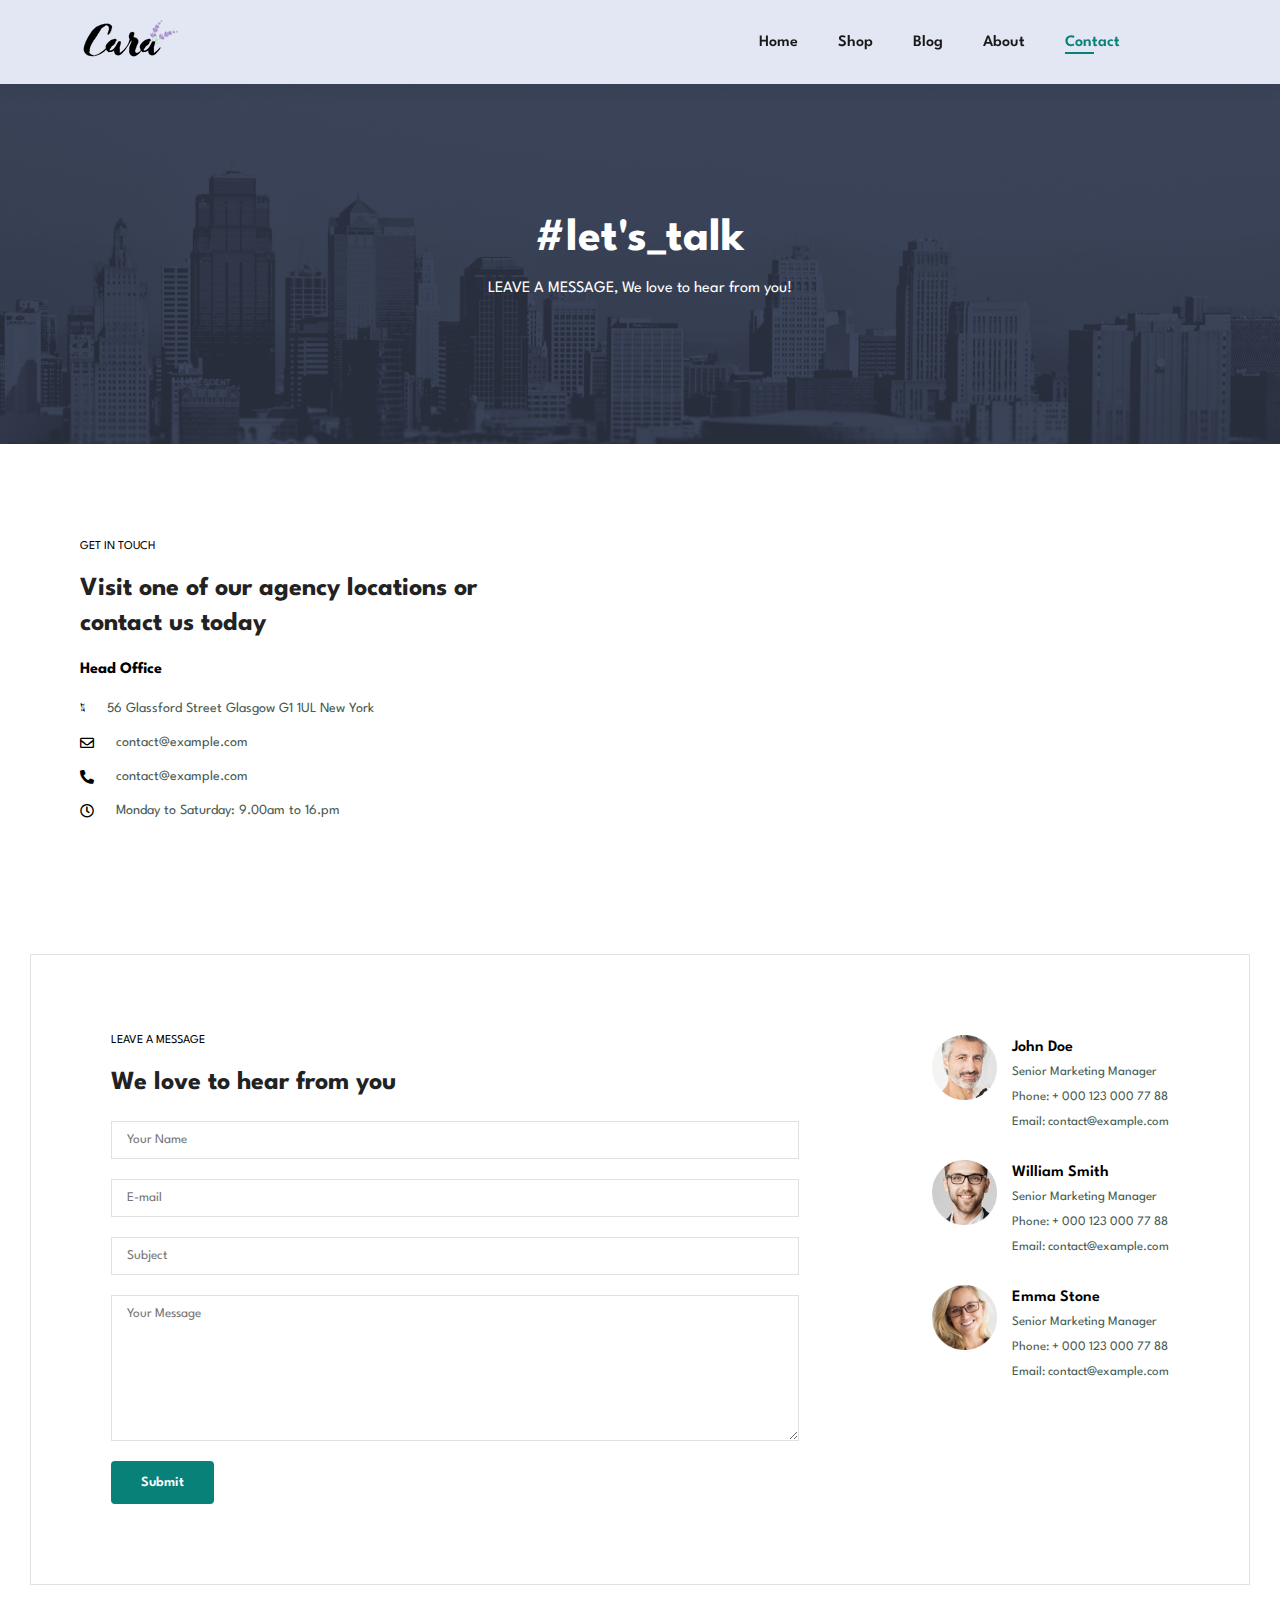
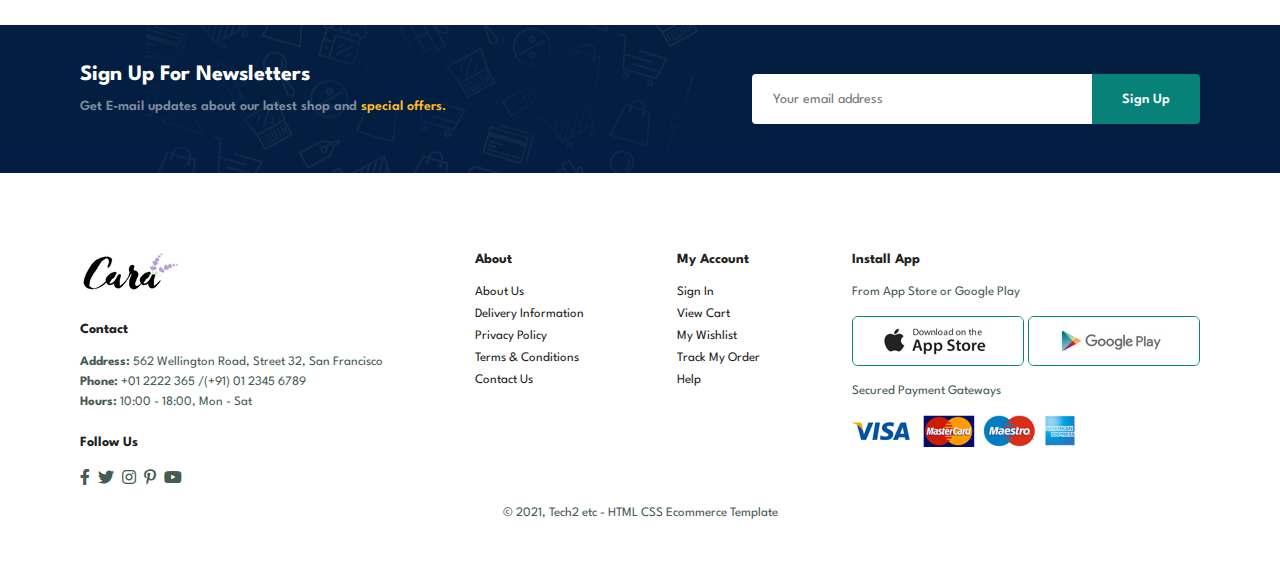
<file: contact.html>
<!DOCTYPE html>
<html lang="en">

<head>
    <meta charset="UTF-8">
    <meta http-equiv="X-UA-Compatible" content="IE=edge">
    <meta name="viewport" content="width=device-width, initial-scale=1.0">
    <title>Document</title>

    <link rel="stylesheet" href="https://pro.fontawesome.com/releases/v5.10.0/css/all.css" />

    <link rel="stylesheet" href="style.css">
</head>

<body>

    <section id="header">
        <a href="#"><img src="img/logo.png" class="logo" alt=""></a>
        <div>
            <ul id="navbar">
                <li><a href="index.html">Home</a></li>
                <li><a href="shop.html">Shop</a></li>
                <li><a href="blog.html">Blog</a></li>
                <li><a href="about.html">About</a></li>
                <li><a class="active" href="contact.html">Contact</a></li>
                <li id="lg-bag"><a href="cart.html"><i class="far fa-shopping-bag"></i></a></li>
                <a id="close" href="#"><i class="far fa-times"></i></a>
            </ul>
        </div>
        <div id="mobile">
            <a href="cart.html"><i class="far fa-shopping-bag"></i></a>
            <i id="bar" class="fas fa-outdent"></i>
        </div>
    </section>

    <section id="page-header" class="about-header">

        <h2>#let's_talk</h2>
        <p>LEAVE A MESSAGE, We love to hear from you!</p>

    </section>

    <section id="contact-details" class="section-p1">
        <div class="details">
            <span>GET IN TOUCH</span>
            <h2>Visit one of our agency locations or contact us today</h2>
            <h3>Head Office</h3>
            <div>
                <li>
                    <i class="fal fa-map"></i>
                    <p>56 Glassford Street Glasgow G1 1UL New York</p>
                </li>
                <li>
                    <i class="far fa-envelope"></i>
                    <p>contact@example.com </p>
                </li>
                <li>
                    <i class="fas fa-phone-alt"></i>
                    <p>contact@example.com </p>
                </li>
                <li>
                    <i class="far fa-clock"></i>
                    <p>Monday to Saturday: 9.00am to 16.pm </p>
                </li>
            </div>
        </div>

        <div class="map">
            <iframe src="https://www.google.com/maps/embed?pb=!1m18!1m12!1m3!1d2469.8088025254456!2d-1.256555484681452!3d51.754819700404106!2m3!1f0!2f0!3f0!3m2!1i1024!2i768!4f13.1!3m3!1m2!1s0x4876c6a9ef8c485b%3A0xd2ff1883a001afed!2sUniversity%20of%20Oxford!5e0!3m2!1sen!2sbd!4v1637232208485!5m2!1sen!2sbd"
                width="600" height="450" style="border:0;" allowfullscreen="" loading="lazy"></iframe>
        </div>
    </section>

    <section id="form-details">
        <form action="">
            <span>LEAVE A MESSAGE</span>
            <h2>We love to hear from you </h2>
            <input type="text" name="" id="" placeholder="Your Name">
            <input type="text" name="" id="" placeholder="E-mail">
            <input type="text" name="" id="" placeholder="Subject">
            <textarea name="" id="" cols="30" rows="10" placeholder="Your Message"></textarea>
            <button class="normal">Submit</button>
        </form>

        <div class="people">
            <div>
                <img src="img/people/1.png" alt="">
                <p><span>John Doe </span> Senior Marketing Manager <br> Phone: + 000 123 000 77 88 <br> Email: contact@example.com</p>
            </div>
            <div>
                <img src="img/people/2.png" alt="">
                <p><span>William Smith</span> Senior Marketing Manager <br> Phone: + 000 123 000 77 88 <br> Email: contact@example.com</p>
            </div>
            <div>
                <img src="img/people/3.png" alt="">
                <p><span>Emma Stone</span> Senior Marketing Manager <br> Phone: + 000 123 000 77 88 <br> Email: contact@example.com</p>
            </div>
        </div>
    </section>

    <section id="newsletter" class="section-m1 section-p1">
        <div class="newstext">
            <h4>Sign Up For Newsletters </h4>
            <p>Get E-mail updates about our latest shop and <span>special offers.</span></p>
        </div>
        <div class="form">
            <input type="text" name="" placeholder="Your email address" id="">
            <button class="normal">Sign Up</button>
        </div>
    </section>

    <footer class="section-p1">
        <div class="col">
            <img class="logo" src="img/logo.png" alt="">
            <h4>Contact</h4>
            <p><strong>Address:</strong> 562 Wellington Road, Street 32, San Francisco</p>
            <p><strong>Phone:</strong> +01 2222 365 /(+91) 01 2345 6789</p>
            <p><strong>Hours:</strong> 10:00 - 18:00, Mon - Sat</p>
            <div class="follow">
                <h4>Follow Us</h4>
                <div class="icon">
                    <i class="fab fa-facebook-f"></i>
                    <i class="fab fa-twitter"></i>
                    <i class="fab fa-instagram"></i>
                    <i class="fab fa-pinterest-p"></i>
                    <i class="fab fa-youtube"></i>
                </div>
            </div>
        </div>
        <div class="col">
            <h4>About</h4>
            <a href="#">About Us</a>
            <a href="#">Delivery Information</a>
            <a href="#">Privacy Policy</a>
            <a href="#">Terms & Conditions</a>
            <a href="#">Contact Us</a>
        </div>
        <div class="col">
            <h4>My Account</h4>
            <a href="#">Sign In</a>
            <a href="#">View Cart</a>
            <a href="#">My Wishlist</a>
            <a href="#">Track My Order</a>
            <a href="#">Help</a>
        </div>
        <div class="col install">
            <h4>Install App</h4>
            <p>From App Store or Google Play </p>
            <div class="row">
                <img src="img/pay/app.jpg" alt="">
                <img src="img/pay/play.jpg" alt="">
            </div>
            <p>Secured Payment Gateways </p>
            <img src="img/pay/pay.png" alt="">
        </div>

        <div class="copyright">
            <p>© 2021, Tech2 etc - HTML CSS Ecommerce Template</p>
        </div>
    </footer>


    <script src="script.js"></script>

</body>

</html>
</file>
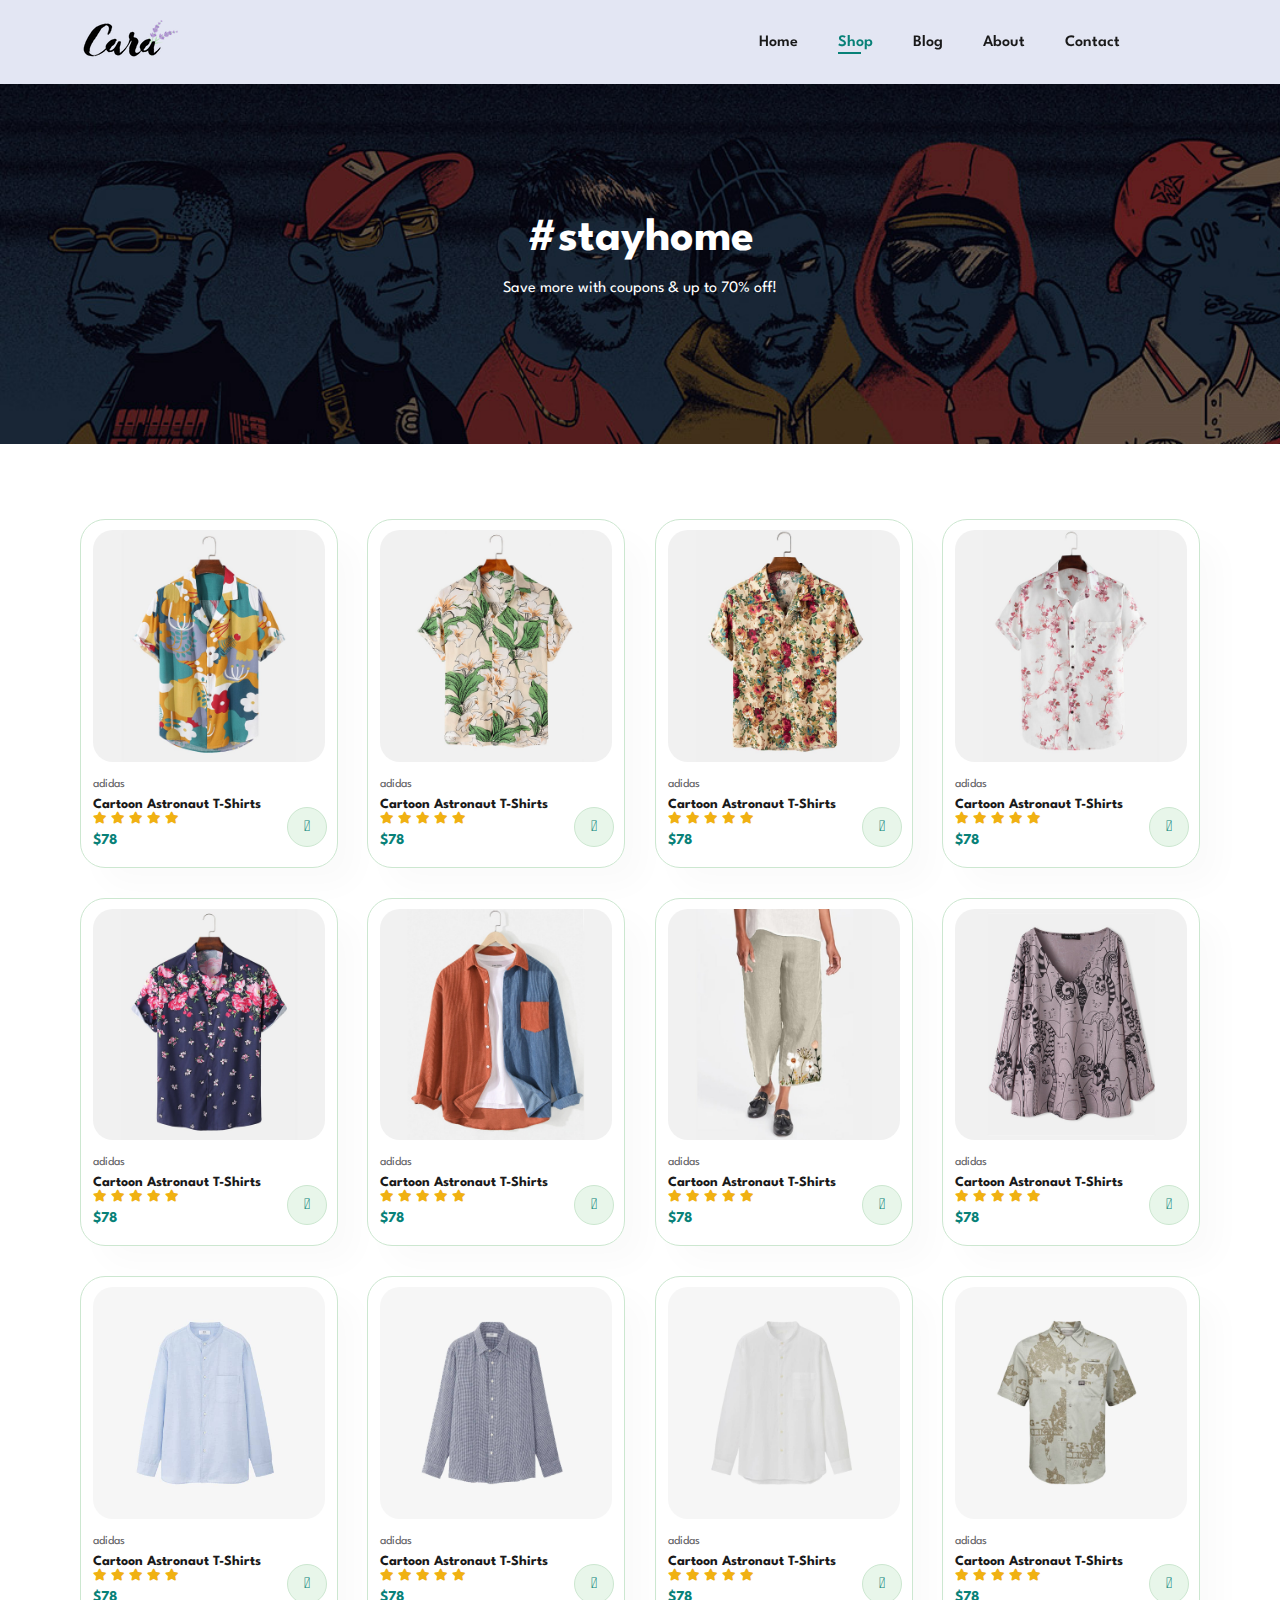
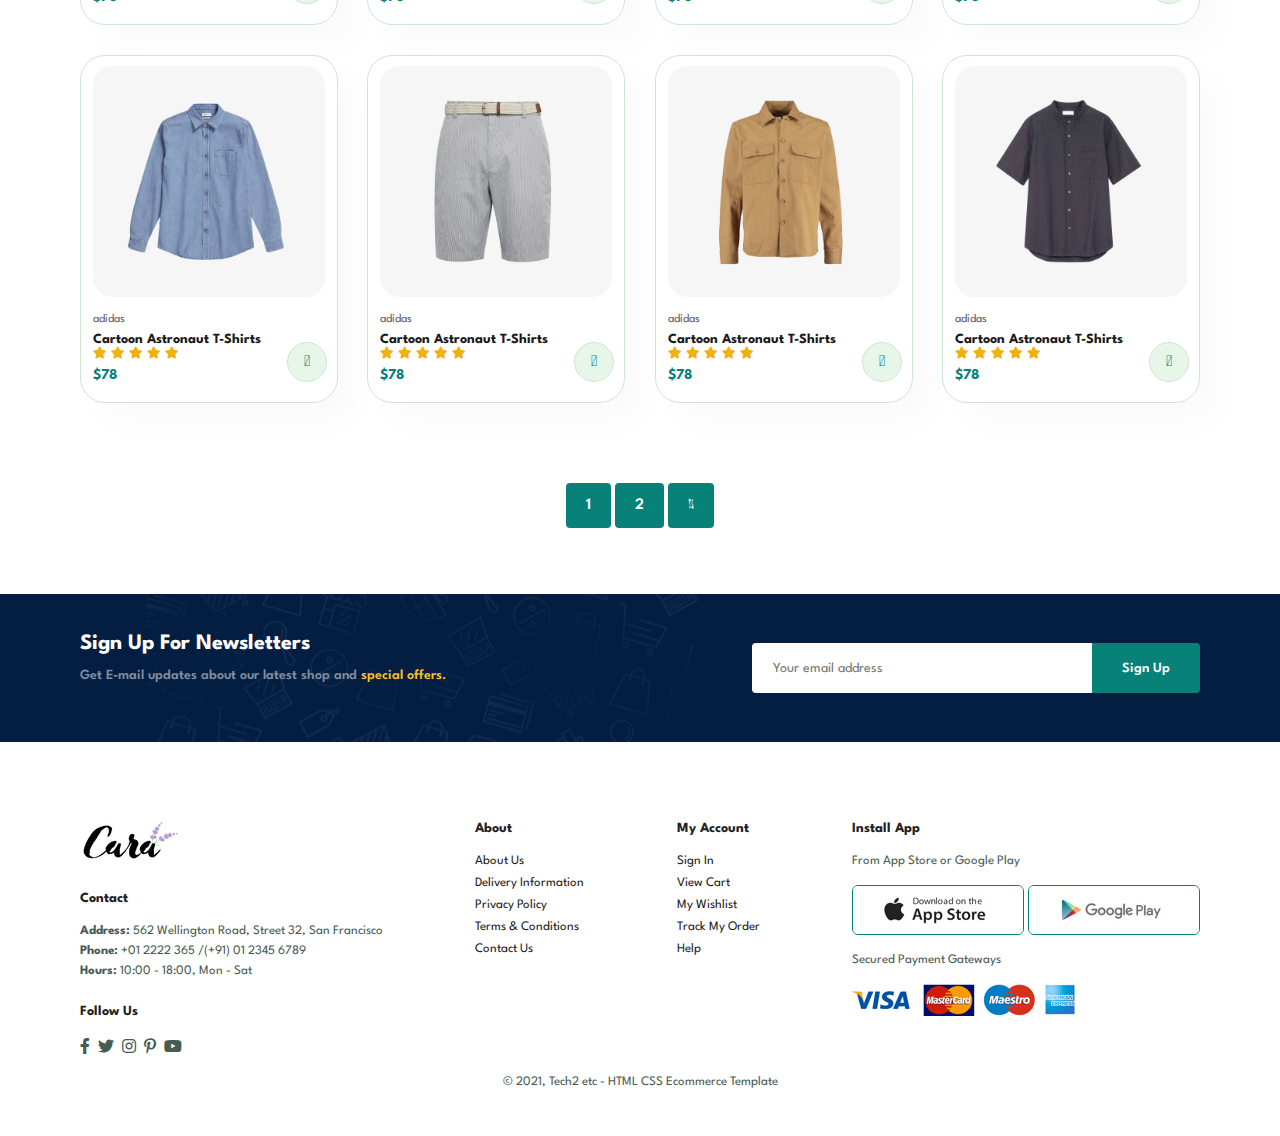
<file: shop.html>
<!DOCTYPE html>
<html lang="en">

<head>
    <meta charset="UTF-8">
    <meta http-equiv="X-UA-Compatible" content="IE=edge">
    <meta name="viewport" content="width=device-width, initial-scale=1.0">
    <title>Tech2etc Ecommerce Tutorial</title>
    <link rel="stylesheet" href="https://pro.fontawesome.com/releases/v5.10.0/css/all.css" />

    <link rel="stylesheet" href="style.css">
</head>

<body>

    <section id="header">
        <a href="#"><img src="img/logo.png" class="logo" alt=""></a>

        <div>
            <ul id="navbar">
                <li><a href="index.html">Home</a></li>
                <li><a class="active" href="shop.html">Shop</a></li>
                <li><a href="blog.html">Blog</a></li>
                <li><a href="about.html">About</a></li>
                <li><a href="contact.html">Contact</a></li>
                <li id="lg-bag"><a href="cart.html"><i class="far fa-shopping-bag"></i></a></li>
                <a href="#" id="close"><i class="far fa-times"></i></a>
            </ul>
        </div>
        <div id="mobile">
            <a href="cart.html"><i class="far fa-shopping-bag"></i></a>
            <i id="bar" class="fas fa-outdent"></i>
        </div>
    </section>

    <section id="page-header">

        <h2>#stayhome</h2>

        <p>Save more with coupons & up to 70% off!</p>

    </section>

    <section id="product1" class="section-p1">
        <div class="pro-container">
            <div class="pro" onclick="window.location.href='sproduct.html';">
                <img src="img/products/f1.jpg" alt="">
                <div class="des">
                    <span>adidas</span>
                    <h5>Cartoon Astronaut T-Shirts</h5>
                    <div class="star">
                        <i class="fas fa-star"></i>
                        <i class="fas fa-star"></i>
                        <i class="fas fa-star"></i>
                        <i class="fas fa-star"></i>
                        <i class="fas fa-star"></i>
                    </div>
                    <h4>$78</h4>
                </div>
                <a href="#"><i class="fal fa-shopping-cart cart"></i></a>
            </div>
            <div class="pro">
                <img src="img/products/f2.jpg" alt="">
                <div class="des">
                    <span>adidas</span>
                    <h5>Cartoon Astronaut T-Shirts</h5>
                    <div class="star">
                        <i class="fas fa-star"></i>
                        <i class="fas fa-star"></i>
                        <i class="fas fa-star"></i>
                        <i class="fas fa-star"></i>
                        <i class="fas fa-star"></i>
                    </div>
                    <h4>$78</h4>
                </div>
                <a href="#"><i class="fal fa-shopping-cart cart"></i></a>
            </div>
            <div class="pro">
                <img src="img/products/f3.jpg" alt="">
                <div class="des">
                    <span>adidas</span>
                    <h5>Cartoon Astronaut T-Shirts</h5>
                    <div class="star">
                        <i class="fas fa-star"></i>
                        <i class="fas fa-star"></i>
                        <i class="fas fa-star"></i>
                        <i class="fas fa-star"></i>
                        <i class="fas fa-star"></i>
                    </div>
                    <h4>$78</h4>
                </div>
                <a href="#"><i class="fal fa-shopping-cart cart"></i></a>
            </div>
            <div class="pro">
                <img src="img/products/f4.jpg" alt="">
                <div class="des">
                    <span>adidas</span>
                    <h5>Cartoon Astronaut T-Shirts</h5>
                    <div class="star">
                        <i class="fas fa-star"></i>
                        <i class="fas fa-star"></i>
                        <i class="fas fa-star"></i>
                        <i class="fas fa-star"></i>
                        <i class="fas fa-star"></i>
                    </div>
                    <h4>$78</h4>
                </div>
                <a href="#"><i class="fal fa-shopping-cart cart"></i></a>
            </div>
            <div class="pro">
                <img src="img/products/f5.jpg" alt="">
                <div class="des">
                    <span>adidas</span>
                    <h5>Cartoon Astronaut T-Shirts</h5>
                    <div class="star">
                        <i class="fas fa-star"></i>
                        <i class="fas fa-star"></i>
                        <i class="fas fa-star"></i>
                        <i class="fas fa-star"></i>
                        <i class="fas fa-star"></i>
                    </div>
                    <h4>$78</h4>
                </div>
                <a href="#"><i class="fal fa-shopping-cart cart"></i></a>
            </div>
            <div class="pro">
                <img src="img/products/f6.jpg" alt="">
                <div class="des">
                    <span>adidas</span>
                    <h5>Cartoon Astronaut T-Shirts</h5>
                    <div class="star">
                        <i class="fas fa-star"></i>
                        <i class="fas fa-star"></i>
                        <i class="fas fa-star"></i>
                        <i class="fas fa-star"></i>
                        <i class="fas fa-star"></i>
                    </div>
                    <h4>$78</h4>
                </div>
                <a href="#"><i class="fal fa-shopping-cart cart"></i></a>
            </div>
            <div class="pro">
                <img src="img/products/f7.jpg" alt="">
                <div class="des">
                    <span>adidas</span>
                    <h5>Cartoon Astronaut T-Shirts</h5>
                    <div class="star">
                        <i class="fas fa-star"></i>
                        <i class="fas fa-star"></i>
                        <i class="fas fa-star"></i>
                        <i class="fas fa-star"></i>
                        <i class="fas fa-star"></i>
                    </div>
                    <h4>$78</h4>
                </div>
                <a href="#"><i class="fal fa-shopping-cart cart"></i></a>
            </div>
            <div class="pro">
                <img src="img/products/f8.jpg" alt="">
                <div class="des">
                    <span>adidas</span>
                    <h5>Cartoon Astronaut T-Shirts</h5>
                    <div class="star">
                        <i class="fas fa-star"></i>
                        <i class="fas fa-star"></i>
                        <i class="fas fa-star"></i>
                        <i class="fas fa-star"></i>
                        <i class="fas fa-star"></i>
                    </div>
                    <h4>$78</h4>
                </div>
                <a href="#"><i class="fal fa-shopping-cart cart"></i></a>
            </div>

            <div class="pro">
                <img src="img/products/n1.jpg" alt="">
                <div class="des">
                    <span>adidas</span>
                    <h5>Cartoon Astronaut T-Shirts</h5>
                    <div class="star">
                        <i class="fas fa-star"></i>
                        <i class="fas fa-star"></i>
                        <i class="fas fa-star"></i>
                        <i class="fas fa-star"></i>
                        <i class="fas fa-star"></i>
                    </div>
                    <h4>$78</h4>
                </div>
                <a href="#"><i class="fal fa-shopping-cart cart"></i></a>
            </div>
            <div class="pro">
                <img src="img/products/n2.jpg" alt="">
                <div class="des">
                    <span>adidas</span>
                    <h5>Cartoon Astronaut T-Shirts</h5>
                    <div class="star">
                        <i class="fas fa-star"></i>
                        <i class="fas fa-star"></i>
                        <i class="fas fa-star"></i>
                        <i class="fas fa-star"></i>
                        <i class="fas fa-star"></i>
                    </div>
                    <h4>$78</h4>
                </div>
                <a href="#"><i class="fal fa-shopping-cart cart"></i></a>
            </div>
            <div class="pro">
                <img src="img/products/n3.jpg" alt="">
                <div class="des">
                    <span>adidas</span>
                    <h5>Cartoon Astronaut T-Shirts</h5>
                    <div class="star">
                        <i class="fas fa-star"></i>
                        <i class="fas fa-star"></i>
                        <i class="fas fa-star"></i>
                        <i class="fas fa-star"></i>
                        <i class="fas fa-star"></i>
                    </div>
                    <h4>$78</h4>
                </div>
                <a href="#"><i class="fal fa-shopping-cart cart"></i></a>
            </div>
            <div class="pro">
                <img src="img/products/n4.jpg" alt="">
                <div class="des">
                    <span>adidas</span>
                    <h5>Cartoon Astronaut T-Shirts</h5>
                    <div class="star">
                        <i class="fas fa-star"></i>
                        <i class="fas fa-star"></i>
                        <i class="fas fa-star"></i>
                        <i class="fas fa-star"></i>
                        <i class="fas fa-star"></i>
                    </div>
                    <h4>$78</h4>
                </div>
                <a href="#"><i class="fal fa-shopping-cart cart"></i></a>
            </div>
            <div class="pro">
                <img src="img/products/n5.jpg" alt="">
                <div class="des">
                    <span>adidas</span>
                    <h5>Cartoon Astronaut T-Shirts</h5>
                    <div class="star">
                        <i class="fas fa-star"></i>
                        <i class="fas fa-star"></i>
                        <i class="fas fa-star"></i>
                        <i class="fas fa-star"></i>
                        <i class="fas fa-star"></i>
                    </div>
                    <h4>$78</h4>
                </div>
                <a href="#"><i class="fal fa-shopping-cart cart"></i></a>
            </div>
            <div class="pro">
                <img src="img/products/n6.jpg" alt="">
                <div class="des">
                    <span>adidas</span>
                    <h5>Cartoon Astronaut T-Shirts</h5>
                    <div class="star">
                        <i class="fas fa-star"></i>
                        <i class="fas fa-star"></i>
                        <i class="fas fa-star"></i>
                        <i class="fas fa-star"></i>
                        <i class="fas fa-star"></i>
                    </div>
                    <h4>$78</h4>
                </div>
                <a href="#"><i class="fal fa-shopping-cart cart"></i></a>
            </div>
            <div class="pro">
                <img src="img/products/n7.jpg" alt="">
                <div class="des">
                    <span>adidas</span>
                    <h5>Cartoon Astronaut T-Shirts</h5>
                    <div class="star">
                        <i class="fas fa-star"></i>
                        <i class="fas fa-star"></i>
                        <i class="fas fa-star"></i>
                        <i class="fas fa-star"></i>
                        <i class="fas fa-star"></i>
                    </div>
                    <h4>$78</h4>
                </div>
                <a href="#"><i class="fal fa-shopping-cart cart"></i></a>
            </div>
            <div class="pro">
                <img src="img/products/n8.jpg" alt="">
                <div class="des">
                    <span>adidas</span>
                    <h5>Cartoon Astronaut T-Shirts</h5>
                    <div class="star">
                        <i class="fas fa-star"></i>
                        <i class="fas fa-star"></i>
                        <i class="fas fa-star"></i>
                        <i class="fas fa-star"></i>
                        <i class="fas fa-star"></i>
                    </div>
                    <h4>$78</h4>
                </div>
                <a href="#"><i class="fal fa-shopping-cart cart"></i></a>
            </div>
        </div>
    </section>

    <section id="pagination" class="section-p1">
        <a href="#">1</a>
        <a href="#">2</a>
        <a href="#"><i class="fal fa-long-arrow-alt-right"></i></a>
    </section>

    <section id="newsletter" class="section-p1 section-m1">
        <div class="newstext">
            <h4>Sign Up For Newsletters</h4>
            <p>Get E-mail updates about our latest shop and <span>special offers.</span> </p>
        </div>
        <div class="form">
            <input type="text" placeholder="Your email address">
            <button class="normal">Sign Up</button>
        </div>
    </section>

    <footer class="section-p1">
        <div class="col">
            <img class="logo" src="img/logo.png" alt="">
            <h4>Contact</h4>
            <p><strong>Address: </strong> 562 Wellington Road, Street 32, San Francisco</p>
            <p><strong>Phone:</strong> +01 2222 365 /(+91) 01 2345 6789</p>
            <p><strong>Hours:</strong> 10:00 - 18:00, Mon - Sat</p>
            <div class="follow">
                <h4>Follow Us</h4>
                <div class="icon">
                    <i class="fab fa-facebook-f"></i>
                    <i class="fab fa-twitter"></i>
                    <i class="fab fa-instagram"></i>
                    <i class="fab fa-pinterest-p"></i>
                    <i class="fab fa-youtube"></i>
                </div>
            </div>
        </div>

        <div class="col">
            <h4>About</h4>
            <a href="#">About Us</a>
            <a href="#">Delivery Information</a>
            <a href="#">Privacy Policy</a>
            <a href="#">Terms & Conditions</a>
            <a href="#">Contact Us</a>
        </div>

        <div class="col">
            <h4>My Account</h4>
            <a href="#">Sign In</a>
            <a href="#">View Cart</a>
            <a href="#">My Wishlist</a>
            <a href="#">Track My Order</a>
            <a href="#">Help</a>
        </div>

        <div class="col install">
            <h4>Install App</h4>
            <p>From App Store or Google Play</p>
            <div class="row">
                <img src="img/pay/app.jpg" alt="">
                <img src="img/pay/play.jpg" alt="">
            </div>
            <p>Secured Payment Gateways </p>
            <img src="img/pay/pay.png" alt="">
        </div>

        <div class="copyright">
            <p>© 2021, Tech2 etc - HTML CSS Ecommerce Template</p>
        </div>
    </footer>


    <script src="script.js"></script>
</body>

</html>
</file>
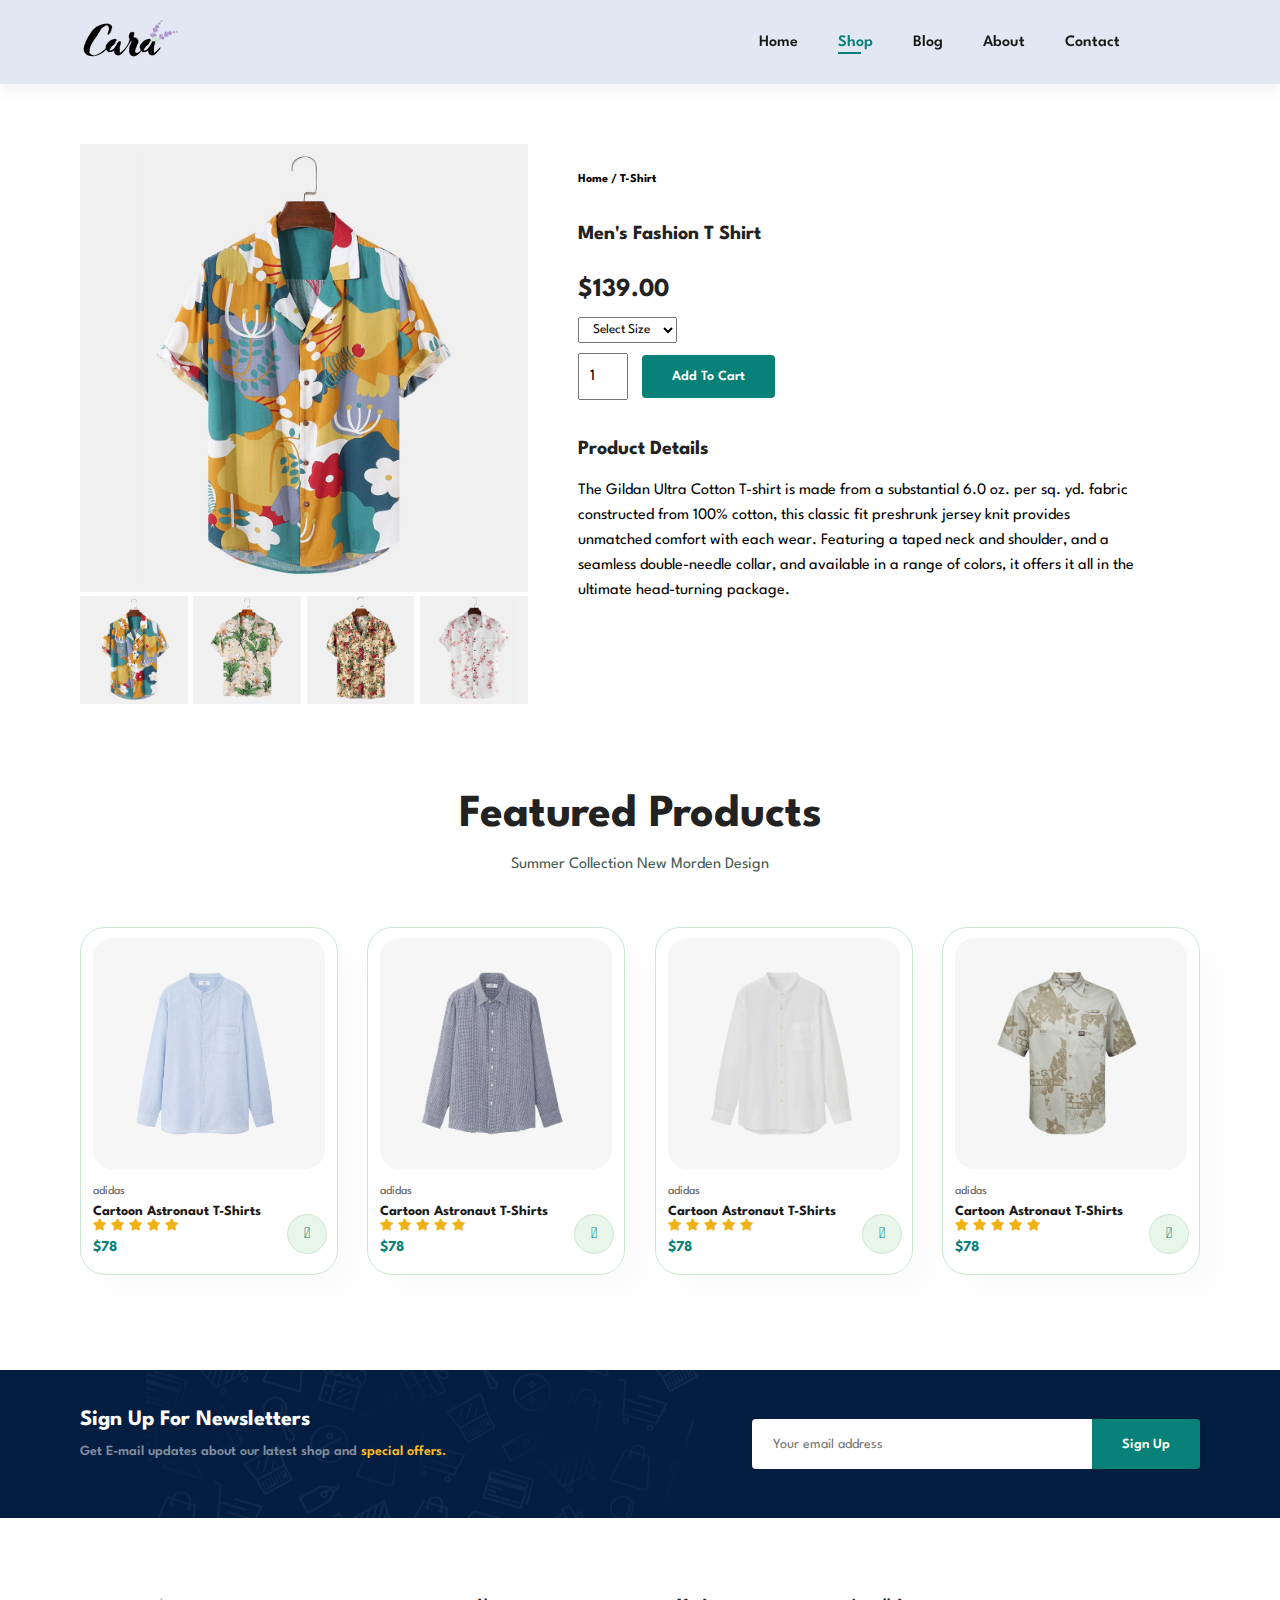
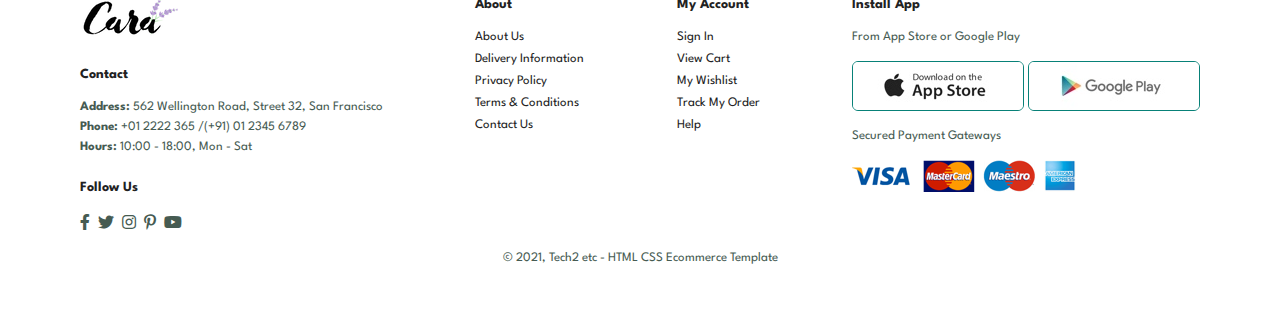
<file: sproduct.html>
<!DOCTYPE html>
<html lang="en">

<head>
    <meta charset="UTF-8">
    <meta http-equiv="X-UA-Compatible" content="IE=edge">
    <meta name="viewport" content="width=device-width, initial-scale=1.0">
    <title>Tech2etc Ecommerce Tutorial</title>
    <link rel="stylesheet" href="https://pro.fontawesome.com/releases/v5.10.0/css/all.css" />

    <link rel="stylesheet" href="style.css">
</head>

<body>

    <section id="header">
        <a href="#"><img src="img/logo.png" class="logo" alt=""></a>

        <div>
            <ul id="navbar">
                <li><a href="index.html">Home</a></li>
                <li><a class="active" href="shop.html">Shop</a></li>
                <li><a href="blog.html">Blog</a></li>
                <li><a href="about.html">About</a></li>
                <li><a href="contact.html">Contact</a></li>
                <li id="lg-bag"><a href="cart.html"><i class="far fa-shopping-bag"></i></a></li>
                <a href="#" id="close"><i class="far fa-times"></i></a>
            </ul>
        </div>
        <div id="mobile">
            <a href="cart.html"><i class="far fa-shopping-bag"></i></a>
            <i id="bar" class="fas fa-outdent"></i>
        </div>
    </section>

    <section id="prodetails" class="section-p1">
        <div class="single-pro-image">
            <img src="img/products/f1.jpg" width="100%" id="MainImg" alt="">

            <div class="small-img-group">
                <div class="small-img-col">
                    <img src="img/products/f1.jpg" width="100%" class="small-img" alt="">
                </div>
                <div class="small-img-col">
                    <img src="img/products/f2.jpg" width="100%" class="small-img" alt="">
                </div>
                <div class="small-img-col">
                    <img src="img/products/f3.jpg" width="100%" class="small-img" alt="">
                </div>
                <div class="small-img-col">
                    <img src="img/products/f4.jpg" width="100%" class="small-img" alt="">
                </div>
            </div>
        </div>

        <div class="single-pro-details">
            <h6>Home / T-Shirt</h6>
            <h4>Men's Fashion T Shirt</h4>
            <h2>$139.00</h2>
            <select>
              <option>Select Size</option>
              <option>XL</option>
              <option>XXL</option>
              <option>Small</option>
              <option>Large</option>
          </select>
            <input type="number" value="1">
            <button class="normal">Add To Cart</button>
            <h4>Product Details</h4>
            <span>The Gildan Ultra Cotton T-shirt is made from a substantial 6.0 oz. per sq. yd. fabric constructed from 100% cotton, this classic fit preshrunk jersey knit provides unmatched comfort with each wear. Featuring a taped neck and shoulder, and a seamless double-needle collar, and available in a range of colors, it offers it all in the ultimate head-turning package.</span>
        </div>
    </section>

    <section id="product1" class="section-p1">
        <h2>Featured Products </h2>
        <p>Summer Collection New Morden Design</p>
        <div class="pro-container">
            <div class="pro">
                <img src="img/products/n1.jpg" alt="">
                <div class="des">
                    <span>adidas</span>
                    <h5>Cartoon Astronaut T-Shirts</h5>
                    <div class="star">
                        <i class="fas fa-star"></i>
                        <i class="fas fa-star"></i>
                        <i class="fas fa-star"></i>
                        <i class="fas fa-star"></i>
                        <i class="fas fa-star"></i>
                    </div>
                    <h4>$78</h4>
                </div>
                <a href="#"><i class="fal fa-shopping-cart cart"></i></a>
            </div>
            <div class="pro">
                <img src="img/products/n2.jpg" alt="">
                <div class="des">
                    <span>adidas</span>
                    <h5>Cartoon Astronaut T-Shirts</h5>
                    <div class="star">
                        <i class="fas fa-star"></i>
                        <i class="fas fa-star"></i>
                        <i class="fas fa-star"></i>
                        <i class="fas fa-star"></i>
                        <i class="fas fa-star"></i>
                    </div>
                    <h4>$78</h4>
                </div>
                <a href="#"><i class="fal fa-shopping-cart cart"></i></a>
            </div>
            <div class="pro">
                <img src="img/products/n3.jpg" alt="">
                <div class="des">
                    <span>adidas</span>
                    <h5>Cartoon Astronaut T-Shirts</h5>
                    <div class="star">
                        <i class="fas fa-star"></i>
                        <i class="fas fa-star"></i>
                        <i class="fas fa-star"></i>
                        <i class="fas fa-star"></i>
                        <i class="fas fa-star"></i>
                    </div>
                    <h4>$78</h4>
                </div>
                <a href="#"><i class="fal fa-shopping-cart cart"></i></a>
            </div>
            <div class="pro">
                <img src="img/products/n4.jpg" alt="">
                <div class="des">
                    <span>adidas</span>
                    <h5>Cartoon Astronaut T-Shirts</h5>
                    <div class="star">
                        <i class="fas fa-star"></i>
                        <i class="fas fa-star"></i>
                        <i class="fas fa-star"></i>
                        <i class="fas fa-star"></i>
                        <i class="fas fa-star"></i>
                    </div>
                    <h4>$78</h4>
                </div>
                <a href="#"><i class="fal fa-shopping-cart cart"></i></a>
            </div>

        </div>
    </section>

    <section id="newsletter" class="section-p1 section-m1">
        <div class="newstext">
            <h4>Sign Up For Newsletters</h4>
            <p>Get E-mail updates about our latest shop and <span>special offers.</span> </p>
        </div>
        <div class="form">
            <input type="text" placeholder="Your email address">
            <button class="normal">Sign Up</button>
        </div>
    </section>

    <footer class="section-p1">
        <div class="col">
            <img class="logo" src="img/logo.png" alt="">
            <h4>Contact</h4>
            <p><strong>Address: </strong> 562 Wellington Road, Street 32, San Francisco</p>
            <p><strong>Phone:</strong> +01 2222 365 /(+91) 01 2345 6789</p>
            <p><strong>Hours:</strong> 10:00 - 18:00, Mon - Sat</p>
            <div class="follow">
                <h4>Follow Us</h4>
                <div class="icon">
                    <i class="fab fa-facebook-f"></i>
                    <i class="fab fa-twitter"></i>
                    <i class="fab fa-instagram"></i>
                    <i class="fab fa-pinterest-p"></i>
                    <i class="fab fa-youtube"></i>
                </div>
            </div>
        </div>

        <div class="col">
            <h4>About</h4>
            <a href="#">About Us</a>
            <a href="#">Delivery Information</a>
            <a href="#">Privacy Policy</a>
            <a href="#">Terms & Conditions</a>
            <a href="#">Contact Us</a>
        </div>

        <div class="col">
            <h4>My Account</h4>
            <a href="#">Sign In</a>
            <a href="#">View Cart</a>
            <a href="#">My Wishlist</a>
            <a href="#">Track My Order</a>
            <a href="#">Help</a>
        </div>

        <div class="col install">
            <h4>Install App</h4>
            <p>From App Store or Google Play</p>
            <div class="row">
                <img src="img/pay/app.jpg" alt="">
                <img src="img/pay/play.jpg" alt="">
            </div>
            <p>Secured Payment Gateways </p>
            <img src="img/pay/pay.png" alt="">
        </div>

        <div class="copyright">
            <p>© 2021, Tech2 etc - HTML CSS Ecommerce Template</p>
        </div>
    </footer>

    <script>
        var MainImg = document.getElementById("MainImg");
        var smallimg = document.getElementsByClassName("small-img");

        smallimg[0].onclick = function() {
            MainImg.src = smallimg[0].src;
        }
        smallimg[1].onclick = function() {
            MainImg.src = smallimg[1].src;
        }
        smallimg[2].onclick = function() {
            MainImg.src = smallimg[2].src;
        }
        smallimg[3].onclick = function() {
            MainImg.src = smallimg[3].src;
        }
    </script>


    <script src="script.js"></script>
</body>

</html>
</file>
<file: style.css>
@import url('https://fonts.googleapis.com/css2?family=Spartan:wght@100;200;300;400;500;600;700;800;900&display=swap');
* {
    margin: 0;
    padding: 0;
    box-sizing: border-box;
    font-family: 'Spartan', sans-serif;
}

html {
    scroll-behavior: smooth;
}

h1 {
    font-size: 50px;
    line-height: 64px;
    color: #222;
}

h2 {
    font-size: 46px;
    line-height: 54px;
    color: #222;
}

h4 {
    font-size: 20px;
    color: #222;
}

h6 {
    font-weight: 700;
    font-size: 12px;
}

p {
    font-size: 16px;
    color: #465b52;
    margin: 15px 0 20px 0;
}

button.normal {
    font-size: 14px;
    font-weight: 600;
    padding: 15px 30px;
    color: #000;
    background-color: #fff;
    border-radius: 4px;
    cursor: pointer;
    border: none;
    outline: none;
    transition: 0.2s;
}

button.white {
    background: transparent;
    padding: 11px 18px;
    font-size: 13px;
    font-weight: 600;
    color: #fff;
    outline: none;
    border: 1px solid #fff;
    cursor: pointer;
    transition: 0.2 ease;
}

.section-p1 {
    padding: 40px 80px;
}

.section-m1 {
    margin: 40px 0;
}

body {
    width: 100%;
}

#header {
    display: flex;
    align-items: center;
    justify-content: space-between;
    padding: 20px 80px;
    background: #E3E6F3;
    position: sticky;
    top: 0;
    left: 0;
    z-index: 999;
    box-shadow: 0 5px 15px rgba(0, 0, 0, 0.06);
}

#navbar {
    display: flex;
    align-items: center;
    justify-content: center;
}

#navbar li {
    list-style: none;
    padding: 0 20px;
    position: relative;
}

#navbar li a {
    text-decoration: none;
    font-size: 16px;
    font-weight: 600;
    color: #1a1a1a;
    transition: 0.3s ease;
}

#navbar li a:hover,
#navbar li a.active {
    color: #088178;
}

#navbar li a.active::after,
#navbar li a:hover::after {
    content: "";
    width: 30%;
    height: 2px;
    background: #088178;
    position: absolute;
    bottom: -4px;
    left: 20px;
}

#navbar li a i {
    font-weight: 500;
    font-size: 20px;
}

#mobile {
    display: none;
    align-items: center;
}

#close {
    display: none;
}

#hero {
    display: flex;
    flex-direction: column;
    align-items: flex-start;
    justify-content: center;
    padding: 0 80px;
    background-image: url("img/hero4.png");
    width: 100%;
    height: 90vh;
    background-size: cover;
    background-position: top 25% right 0;
}

#hero h4 {
    padding-bottom: 15px;
}

#hero h1 {
    color: #088178;
}

#hero button {
    background-image: url("img/button.png");
    background-color: transparent;
    color: #088178;
    border: 0;
    padding: 14px 80px 14px 65px;
    background-repeat: no-repeat;
    cursor: pointer;
    font-weight: 700;
    font-size: 15px;
}

#feature {
    display: flex;
    align-items: center;
    justify-content: space-between;
    flex-wrap: wrap;
}

#feature .fe-box {
    width: 180px;
    text-align: center;
    padding: 25px 15px;
    border-radius: 4px;
    border: 1px solid #cce7d0;
    box-shadow: 20px 20px 34px rgba(0, 0, 0, .03);
    transition: 0.3s ease;
    margin: 15px 0;
}

#feature .fe-box:hover {
    box-shadow: 10px 10px 54px rgba(70, 62, 221, 0.1);
}

#feature .fe-box img {
    width: 100%;
    margin-bottom: 10px;
}

#feature .fe-box h6 {
    display: inline-block;
    padding: 9px 8px 6px 8px;
    line-height: 1;
    border-radius: 4px;
    color: #088178;
    background-color: #fddde4;
}

#feature .fe-box:nth-child(2) h6 {
    background-color: #cdebbc;
}

#feature .fe-box:nth-child(3) h6 {
    background-color: #d1e8f2;
}

#feature .fe-box:nth-child(4) h6 {
    background-color: #cdd4f8;
}

#feature .fe-box:nth-child(5) h6 {
    background-color: #f6dbf6;
}

#feature .fe-box:nth-child(6) h6 {
    background-color: #fff2e5;
}

#product1 {
    text-align: center;
}

#product1 .pro-container {
    display: flex;
    flex-wrap: wrap;
    justify-content: space-between;
    padding-top: 20px;
}

#product1 .pro {
    width: 23%;
    min-width: 250px;
    padding: 10px 12px;
    border: 1px solid #cce7d0;
    border-radius: 25px;
    transition: .2s;
    position: relative;
    cursor: pointer;
    box-shadow: 20px 20px 30px rgba(0, 0, 0, 0.02);
    margin: 15px 0;
}

#product1 .pro:hover {
    box-shadow: 20px 20px 30px rgba(0, 0, 0, 0.06);
}

#product1 .pro img {
    width: 100%;
    border-radius: 20px;
}

#product1 .pro .des {
    text-align: start;
    padding: 10px 0;
}

#product1 .pro .des span {
    color: #606063;
    font-size: 12px;
}

#product1 .pro .des h5 {
    padding-top: 7px;
    color: #1a1a1a;
    font-size: 14px;
    transition: 0.2s;
}

#product1 .pro:hover .des h5 {
    color: #088178;
}

#product1 .pro .des i {
    color: rgb(240, 177, 18);
    font-size: 12px;
}

#product1 .pro .des h4 {
    padding-top: 7px;
    font-size: 15px;
    font-weight: 700;
    color: #088178;
}

#product1 .pro .cart {
    width: 40px;
    height: 40px;
    line-height: 40px;
    border-radius: 50px;
    background-color: #e8f6ea;
    font-weight: 500;
    color: #088178;
    border: 1px solid #cce7d0;
    transition: 0.2s;
    position: absolute;
    bottom: 20px;
    right: 10px;
}

#product1 .pro .cart:hover {
    color: #fff;
    background: #088178;
    font-weight: 400;
}

#banner {
    background-image: url("img/banner/b2.jpg");
    width: 100%;
    height: 40vh;
    background-size: cover;
    background-position: center;
    display: flex;
    flex-direction: column;
    align-items: center;
    justify-content: center;
    text-align: center;
}

#banner h4 {
    color: #fff;
    font-size: 16px;
}

#banner h2 {
    color: #fff;
    font-size: 30px;
    padding: 10px 0;
}

#banner h2 span {
    color: #ef3636;
}

#banner button:hover {
    background: #088178;
    color: #fff;
}

#sm-banner {
    display: flex;
    justify-content: space-between;
    flex-wrap: wrap;
}

#sm-banner .banner-box {
    background-image: url("img/banner/b17.jpg");
    min-width: 580px;
    height: 50vh;
    background-size: cover;
    background-position: center;
    display: flex;
    flex-direction: column;
    justify-content: center;
    align-items: flex-start;
    padding: 30px;
}

#sm-banner .banner-box2 {
    background-image: url("img/banner/b10.jpg");
}

#sm-banner h4 {
    color: #fff;
    font-size: 20px;
    font-weight: 300;
}

#sm-banner h2 {
    color: #fff;
    font-size: 28px;
    font-weight: 800;
}

#sm-banner span {
    color: #fff;
    font-size: 14px;
    font-weight: 500;
    padding-bottom: 15px;
}

#sm-banner .banner-box:hover button,
#sm-banner .banner-box2:hover button {
    background: #088178;
    border: 1px solid #088178;
    transition: 0.2s ease;
}

#banner3 {
    display: flex;
    justify-content: space-between;
    flex-wrap: wrap;
    padding: 0 80px;
}

#banner3 .banner-box {
    background-image: url("img/banner/b7.jpg");
    min-width: 30%;
    height: 30vh;
    background-size: cover;
    background-position: center;
    display: flex;
    flex-direction: column;
    justify-content: center;
    align-items: flex-start;
    padding: 20px;
    margin-bottom: 20px;
}

#banner3 .banner-box2 {
    background-image: url("img/banner/b4.jpg");
}

#banner3 .banner-box3 {
    background-image: url("img/banner/b18.jpg");
}

#banner3 h2 {
    color: #fff;
    font-weight: 900;
    font-size: 22px;
}

#banner3 h3 {
    font-size: 15px;
    font-weight: 800;
    color: #ec544e;
}

#newsletter {
    background-image: url("img/banner/b14.png");
    background-repeat: no-repeat;
    background-position: 20% 30%;
    background-color: #041e42;
    display: flex;
    align-items: center;
    justify-content: space-between;
    flex-wrap: wrap;
}

#newsletter h4 {
    font-size: 22px;
    font-weight: 700;
    color: #fff;
}

#newsletter p {
    font-size: 14px;
    font-weight: 600;
    color: #818ea0;
}

#newsletter p span {
    color: #ffbd27;
}

#newsletter input {
    height: 3.125rem;
    padding: 0 1.25rem;
    font-size: 14px;
    width: 100%;
    border: 1px solid transparent;
    border-radius: 4px;
    border-top-right-radius: 0px;
    border-bottom-right-radius: 0px;
    outline: none;
}

#newsletter .form {
    display: flex;
    width: 40%;
}

#newsletter button {
    background-color: #088178;
    color: #fff;
    white-space: nowrap;
    border-top-left-radius: 0px;
    border-bottom-left-radius: 0px;
}

footer {
    display: flex;
    flex-wrap: wrap;
    justify-content: space-between;
}

footer .logo {
    margin-bottom: 30px;
}

footer .follow {
    margin-top: 20px;
}

footer .follow i {
    color: #465b52;
    padding-right: 4px;
    cursor: pointer;
}

footer h4 {
    font-size: 14px;
    padding-bottom: 20px;
}

footer p {
    font-size: 13px;
    margin: 0 0 8px 0;
}

footer .col {
    display: flex;
    flex-direction: column;
    align-items: flex-start;
    margin-bottom: 20px;
}

footer a {
    font-size: 13px;
    text-decoration: none;
    margin-bottom: 10px;
    color: #222;
}

footer .install .row img {
    border: 1px solid #088178;
    border-radius: 6px;
}

footer .install img {
    margin: 10px 0 15px 0;
}

footer .copyright {
    width: 100%;
    text-align: center;
}

footer .follow i:hover,
footer a:hover {
    color: #088178;
}


/* Shop Page */

#page-header {
    height: 40vh;
    display: flex;
    flex-direction: column;
    justify-content: center;
    text-align: center;
    background-image: url("img/banner/b1.jpg");
    background-size: cover;
    padding: 14px;
}

#page-header h2,
#page-header p {
    color: #fff;
}

#pagination {
    text-align: center;
}

#pagination a {
    text-decoration: none;
    background: #088178;
    padding: 15px 20px;
    border-radius: 4px;
    color: #fff;
    font-weight: 600;
}

#pagination a i {
    font-size: 16px;
    font-weight: 600;
}


/* Single Product */

#prodetails {
    display: flex;
    margin-top: 20px;
}

#prodetails .single-pro-image {
    width: 40%;
    margin-right: 50px;
}

.small-img-group {
    display: flex;
    justify-content: space-between;
}

.small-img-col {
    flex-basis: 24%;
    cursor: pointer;
}

#prodetails .single-pro-details {
    width: 50%;
    padding-top: 30px;
}

#prodetails .single-pro-details h4 {
    padding: 40px 0 20px 0;
}

#prodetails .single-pro-details h2 {
    font-size: 26px;
}

#prodetails .single-pro-details select {
    display: block;
    padding: 5px 10px;
    margin-bottom: 10px;
}

#prodetails .single-pro-details input {
    width: 50px;
    height: 47px;
    padding-left: 10px;
    font-size: 16px;
    margin-right: 10px;
}

#prodetails .single-pro-details input:focus {
    outline: none;
}

#prodetails .single-pro-details button {
    background: #088178;
    color: #fff;
}

#prodetails .single-pro-details span {
    line-height: 25px;
}


/* Blog Page */

#blog {
    padding: 150px 150px 0 150px;
}

#page-header.blog-header {
    background-image: url("img/banner/b19.jpg");
}

#blog .blog-box {
    width: 100%;
    display: flex;
    flex-direction: row;
    align-items: center;
    position: relative;
    padding-bottom: 90px;
}

#blog .blog-img {
    width: 50%;
    margin-right: 40px;
}

#blog img {
    width: 100%;
    height: 300px;
    object-fit: cover;
}

#blog .blog-details {
    width: 50%;
}

#blog .blog-details a {
    text-decoration: none;
    font-size: 11px;
    color: #000;
    font-weight: 700;
    position: relative;
    transition: 0.3s;
}

#blog .blog-details a::after {
    content: "";
    width: 50px;
    height: 1px;
    background-color: #000;
    top: 4px;
    right: -60px;
    position: absolute;
}

#blog .blog-details a:hover {
    color: #088178;
}

#blog .blog-details a:hover::after {
    background-color: #088178;
}

#blog .blog-box h1 {
    position: absolute;
    font-weight: 700;
    font-size: 70px;
    color: #c9cbce;
    top: -40px;
    left: 0;
    z-index: -9;
}


/* About Page */

#page-header.about-header {
    background-image: url("img/about/banner.png");
}

#about-head {
    display: flex;
    align-items: center;
}

#about-head img {
    width: 50%;
    height: auto;
}

#about-head div {
    padding-left: 40px;
}

#about-app {
    display: flex;
    flex-direction: column;
    justify-content: center;
    text-align: center;
    align-items: center;
}

#about-app .video {
    width: 70%;
    height: 100%;
    margin-top: 30px;
}

#about-app .video video {
    width: 100%;
    height: 100%;
    border-radius: 20px;
}


/* Contact Page */

#contact-details {
    display: flex;
    align-items: center;
    justify-content: space-between;
}

#contact-details .details {
    width: 40%;
    display: flex;
    flex-direction: column;
    align-items: flex-start;
}

#contact-details .details span,
#form-details span {
    font-size: 12px;
}

#contact-details .details h2,
#form-details h2 {
    font-size: 26px;
    line-height: 35px;
    padding: 20px 0;
}

#contact-details .details h3 {
    font-size: 16px;
    padding-bottom: 15px;
}

#contact-details .details li {
    list-style: none;
    display: flex;
    padding: 10px 0;
}

#contact-details .details li i {
    font-size: 14px;
    padding-right: 22px;
}

#contact-details .details li p {
    margin: 0;
    font-size: 14px;
}

#contact-details .map {
    width: 55%;
    height: 400px;
}

#contact-details .map iframe {
    width: 100%;
    height: 100%;
}

#form-details {
    display: flex;
    justify-content: space-between;
    margin: 30px;
    padding: 80px;
    border: 1px solid #e1e1e1;
}

#form-details form {
    width: 65%;
    display: flex;
    flex-direction: column;
    align-items: flex-start;
}

#form-details form input,
#form-details form textarea {
    width: 100%;
    padding: 12px 15px;
    outline: none;
    margin-bottom: 20px;
    border: 1px solid #e1e1e1;
}

#form-details form button {
    background-color: #088178;
    color: #fff;
}

#form-details .people div {
    display: flex;
    align-items: flex-start;
    padding-bottom: 25px;
}

#form-details .people img {
    width: 65px;
    height: 65px;
    object-fit: cover;
    margin-right: 15px;
}

#form-details .people p {
    margin: 0;
    font-size: 13px;
    line-height: 25px;
}

#form-details .people p span {
    display: block;
    font-size: 16px;
    font-weight: 600;
    color: #000;
}


/* Cart Page */

#cart {
    overflow-x: auto;
}

#cart table {
    width: 100%;
    border-collapse: collapse;
    table-layout: fixed;
    white-space: nowrap;
}

#cart table img {
    width: 70px;
}

#cart table td:nth-child(1) {
    width: 100px;
    text-align: center;
}

#cart table td:nth-child(2) {
    width: 150px;
    text-align: center;
}

#cart table td:nth-child(3) {
    width: 250px;
    text-align: center;
}

#cart table td:nth-child(4),
#cart table td:nth-child(5),
#cart table td:nth-child(6) {
    width: 150px;
    text-align: center;
}

#cart table td:nth-child(5) input {
    width: 70px;
    padding: 10px 5px 10px 15px;
}

#cart table thead {
    border: 1px solid #e2e9e1;
    border-left: none;
    border-right: none;
}

#cart table thead td {
    font-weight: 700;
    text-transform: uppercase;
    font-size: 13px;
    padding: 18px 0;
}

#cart table tbody tr td {
    padding-top: 15px;
}

#cart table tbody td {
    font-size: 13px;
}

#cart-add {
    display: flex;
    flex-wrap: wrap;
    justify-content: space-between;
}

#cuopon {
    width: 50%;
    margin-bottom: 30px;
}

#cuopon h3,
#subtotal h3 {
    padding-bottom: 15px;
}

#cuopon input {
    padding: 10px 20px;
    outline: none;
    width: 60%;
    margin-right: 10px;
    border: 1px solid #e2e9e1;
}

#cuopon button,
#subtotal button {
    background: #088178;
    color: #fff;
    padding: 12px 20px;
}

#subtotal {
    width: 50%;
    margin-bottom: 30px;
    border: 1px solid #e2e9e1;
    padding: 30px;
}

#subtotal table {
    border-collapse: collapse;
    width: 100%;
    margin-bottom: 20px;
}

#subtotal table td {
    width: 50%;
    border: 1px solid #e2e9e1;
    padding: 10px;
    font-size: 13px;
}


/* Start Media Query */

@media (max-width:799px) {
    .section-p1 {
        padding: 40px;
    }
    #navbar {
        display: flex;
        flex-direction: column;
        justify-content: flex-start;
        align-items: flex-start;
        position: fixed;
        top: 0px;
        right: -300px;
        width: 300px;
        height: 100vh;
        background: #E3E6F3;
        box-shadow: 0 40px 60px rgba(0, 0, 0, 0.1);
        transition: 0.3s;
        padding: 80px 0 0 10px;
    }
    #navbar li {
        margin-bottom: 25px;
    }
    #navbar.active {
        right: 0;
    }
    #mobile {
        display: flex;
    }
    #mobile i {
        color: #1a1a1a;
        font-size: 24px;
        padding-left: 20px;
    }
    #bar {
        display: initial;
    }
    #close {
        display: initial;
        font-size: 24px;
        position: absolute;
        top: 30px;
        left: 30px;
        color: #222;
    }
    #lg-bag,
    #lg-search {
        display: none;
    }
    #hero {
        padding: 0 80px;
        height: 70vh;
        background-position: top 30% right 30%;
    }
    #feature {
        justify-content: center;
    }
    #feature .fe-box {
        margin: 15px;
    }
    #product1 .pro-container {
        justify-content: center;
    }
    #product1 .pro {
        margin: 15px;
    }
    #banner {
        height: 20vh;
    }
    #sm-banner .banner-box {
        min-width: 100%;
        height: 30vh;
        padding: 30px;
    }
    #banner3 {
        display: flex;
        justify-content: space-between;
        flex-wrap: wrap;
        padding: 0 40px;
    }
    #banner3 .banner-box {
        width: 28%;
    }
    #newsletter .form {
        width: 70%;
    }
    /* Contact Page */
    #form-details {
        padding: 40px;
    }
    #form-details form {
        width: 50%;
    }
}

@media (max-width:477px) {
    .section-p1 {
        padding: 20px;
    }
    h1 {
        font-size: 38px;
    }
    h2 {
        font-size: 32px;
    }
    #header {
        padding: 10px 30px;
    }
    #hero {
        padding: 0 20px;
        height: 70vh;
        background-position: 55%;
    }
    #feature {
        justify-content: space-between;
    }
    #feature .fe-box {
        width: 155px;
        margin: 0 0 15px 0;
    }
    #product1 .pro {
        width: 100%;
    }
    #banner {
        height: 40vh;
    }
    #sm-banner .banner-box {
        height: 40vh;
    }
    #sm-banner .banner-box {
        margin-top: 20px;
    }
    #banner3 {
        padding: 0 20px;
    }
    #banner3 .banner-box {
        width: 100%;
    }
    #newsletter {
        padding: 40px 20px;
    }
    #newsletter .form {
        width: 100%;
    }
    footer .copyright {
        text-align: start;
    }
    /* Blog Page */
    #blog {
        padding: 100px 20px 20px 20px;
    }
    #blog .blog-box {
        flex-direction: column;
        align-items: flex-start;
    }
    #blog .blog-img {
        width: 100%;
        margin-right: 0px;
        margin-bottom: 30px;
    }
    #blog .blog-details {
        width: 100%;
    }
    #about-app .video {
        width: 100%;
    }
    /* About Page */
    #about-head {
        flex-direction: column;
    }
    #about-head img {
        width: 100%;
    }
    #about-head div {
        padding-top: 20px;
        padding-left: 0px;
    }
    /* Contact Page */
    #contact-details .details {
        width: 100%;
        padding-bottom: 30px;
    }
    #contact-details .map {
        width: 100%;
    }
    #contact-details {
        flex-wrap: wrap;
    }
    #form-details {
        margin: 10px;
        padding: 30px 10px;
        flex-wrap: wrap;
    }
    #form-details form {
        width: 100%;
        padding-bottom: 30px;
    }
    /* Cart Page */
    #cart-add {
        flex-direction: column;
    }
    #cuopon,
    #subtotal {
        width: 100%;
    }
    #subtotal {
        padding: 20px;
    }
    /* SIngle Product */
    #prodetails {
        flex-direction: column;
    }
    #prodetails .single-pro-image {
        width: 100%;
        margin-right: 0px;
    }
    #prodetails .single-pro-details {
        width: 100%;
        padding-top: 30px;
    }
}
</file>
